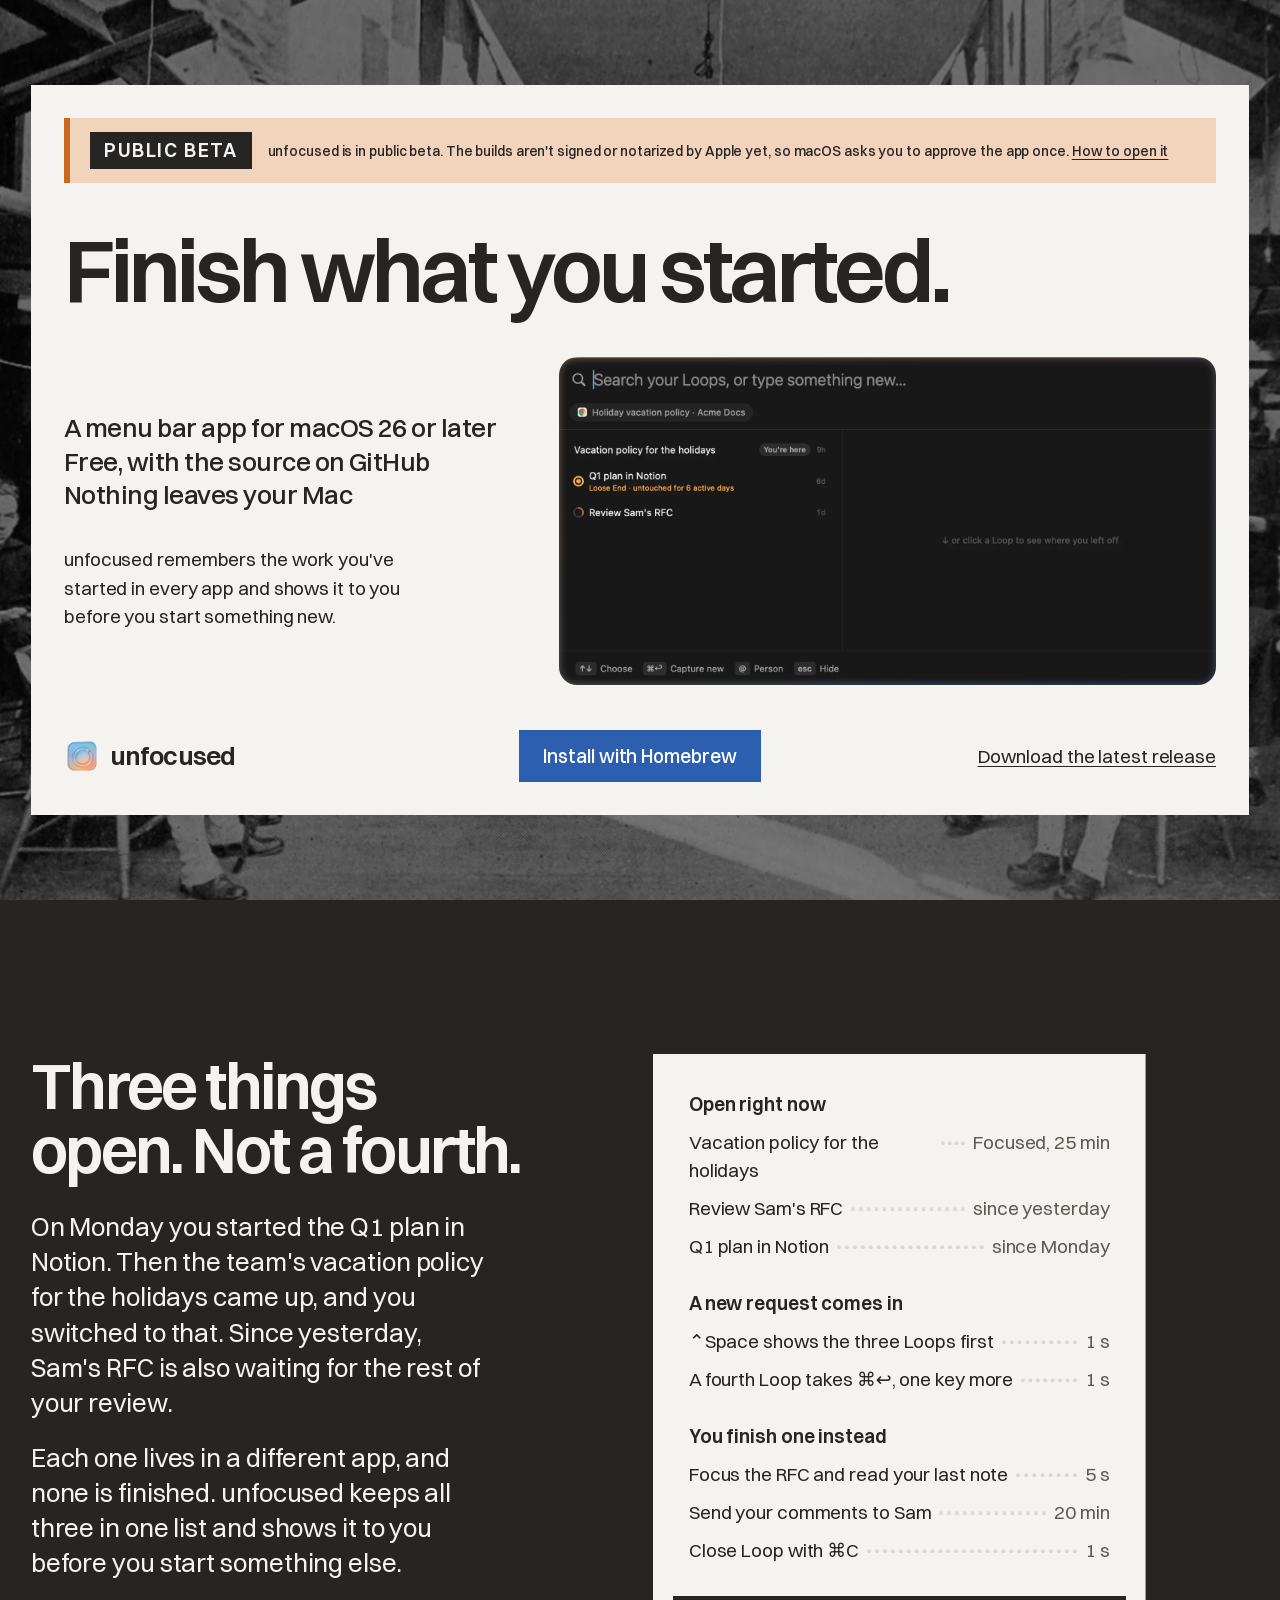
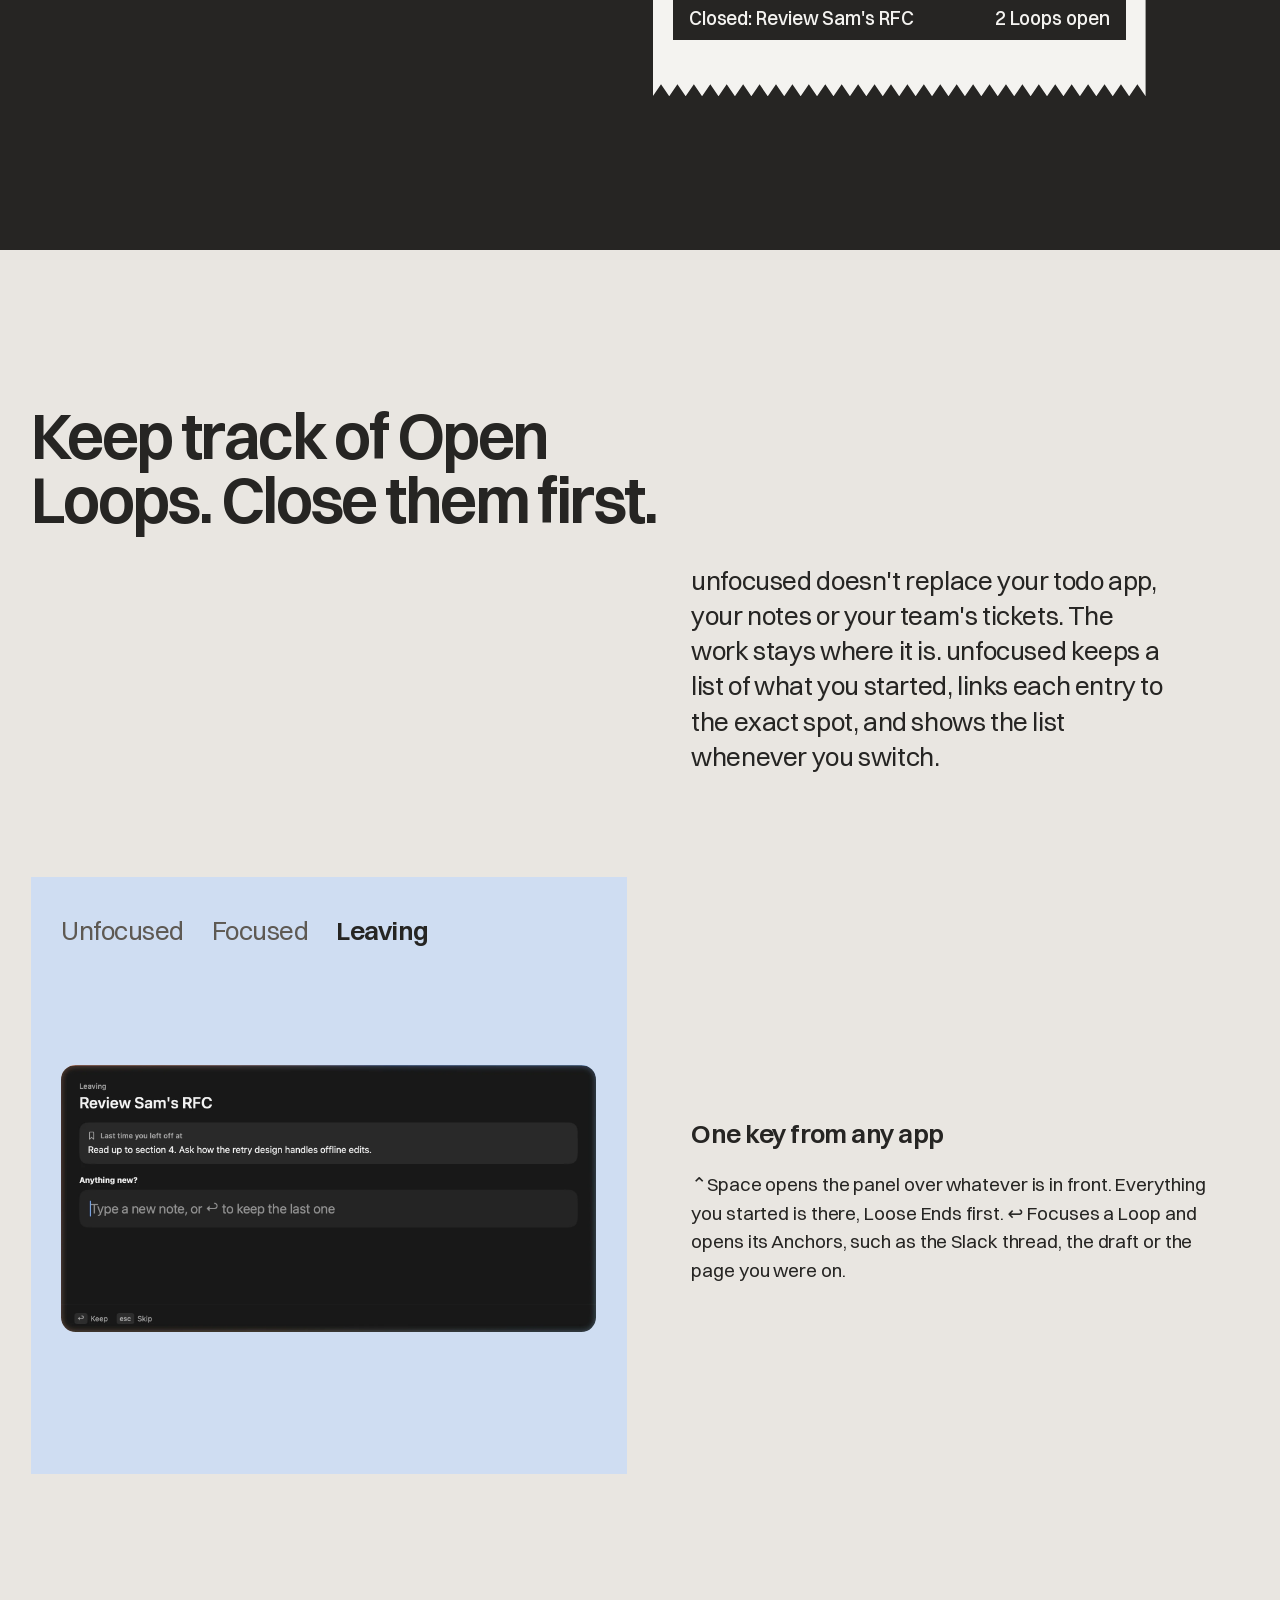
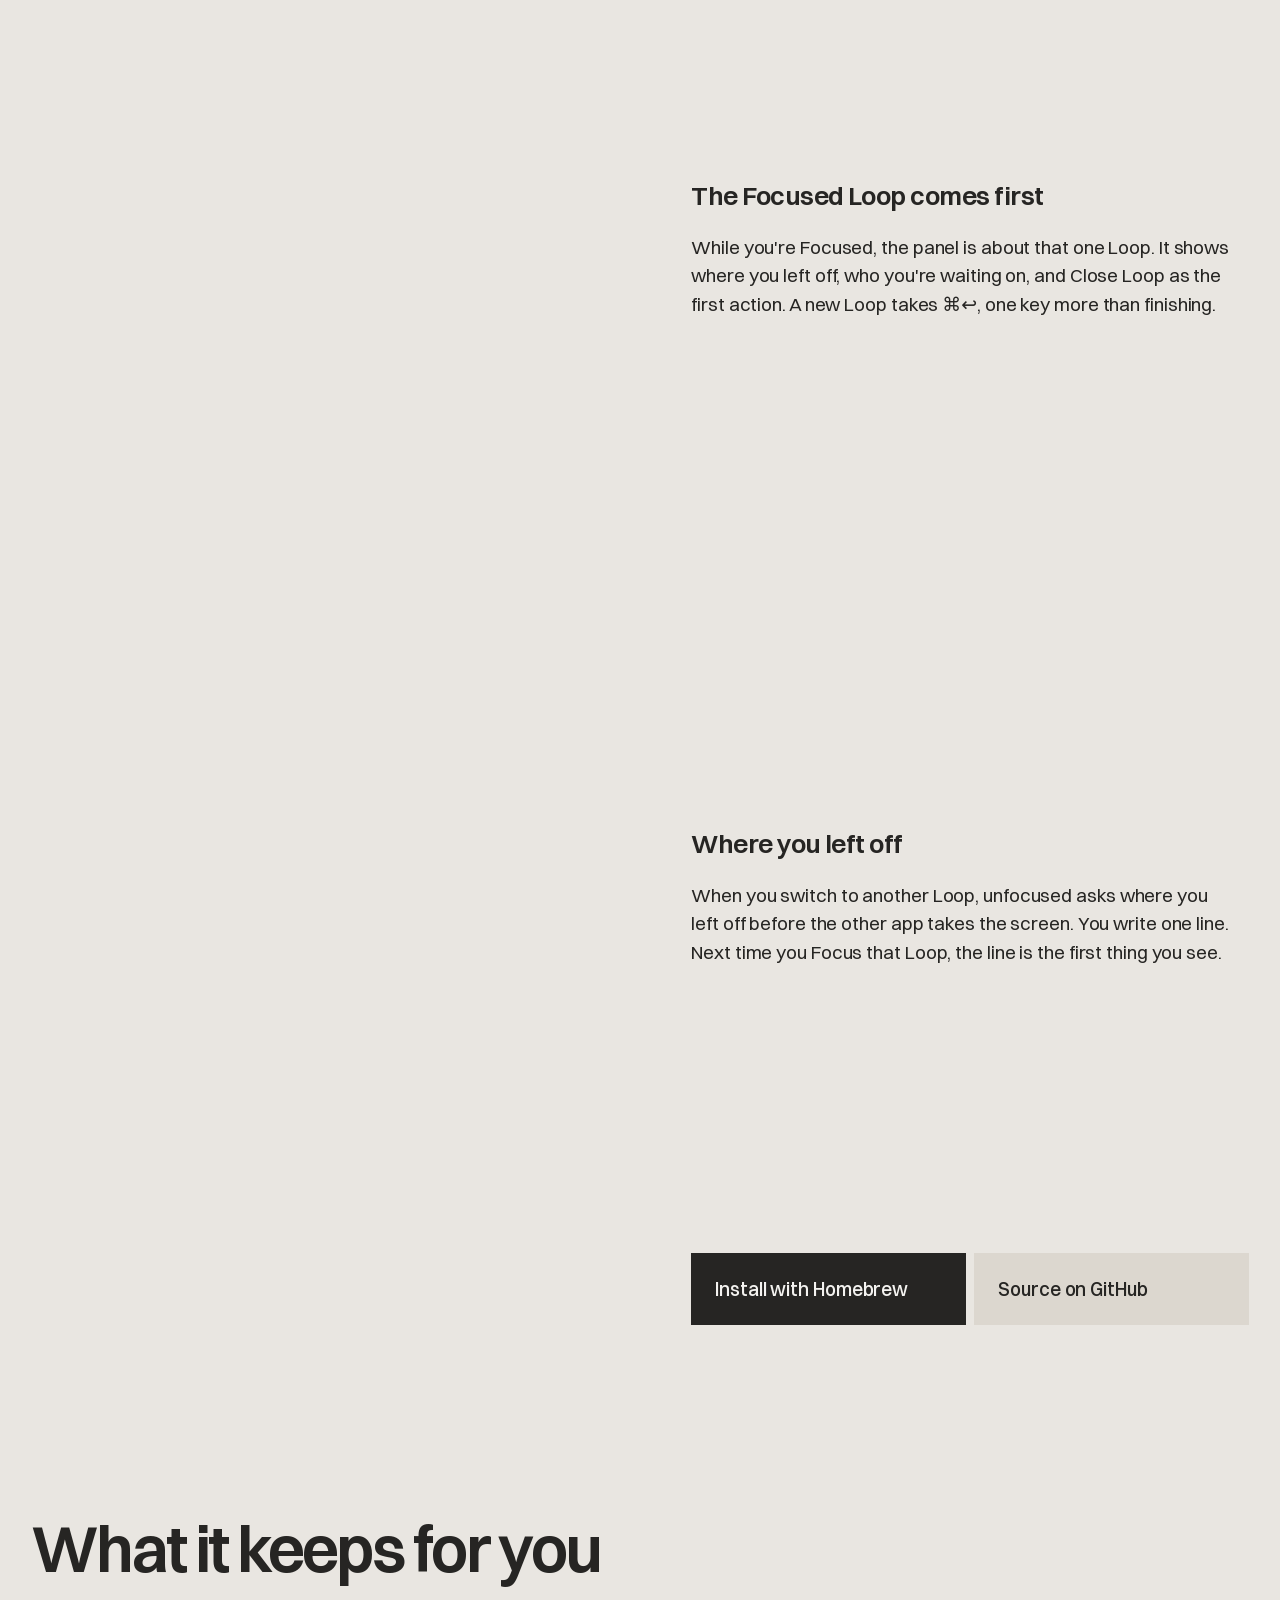
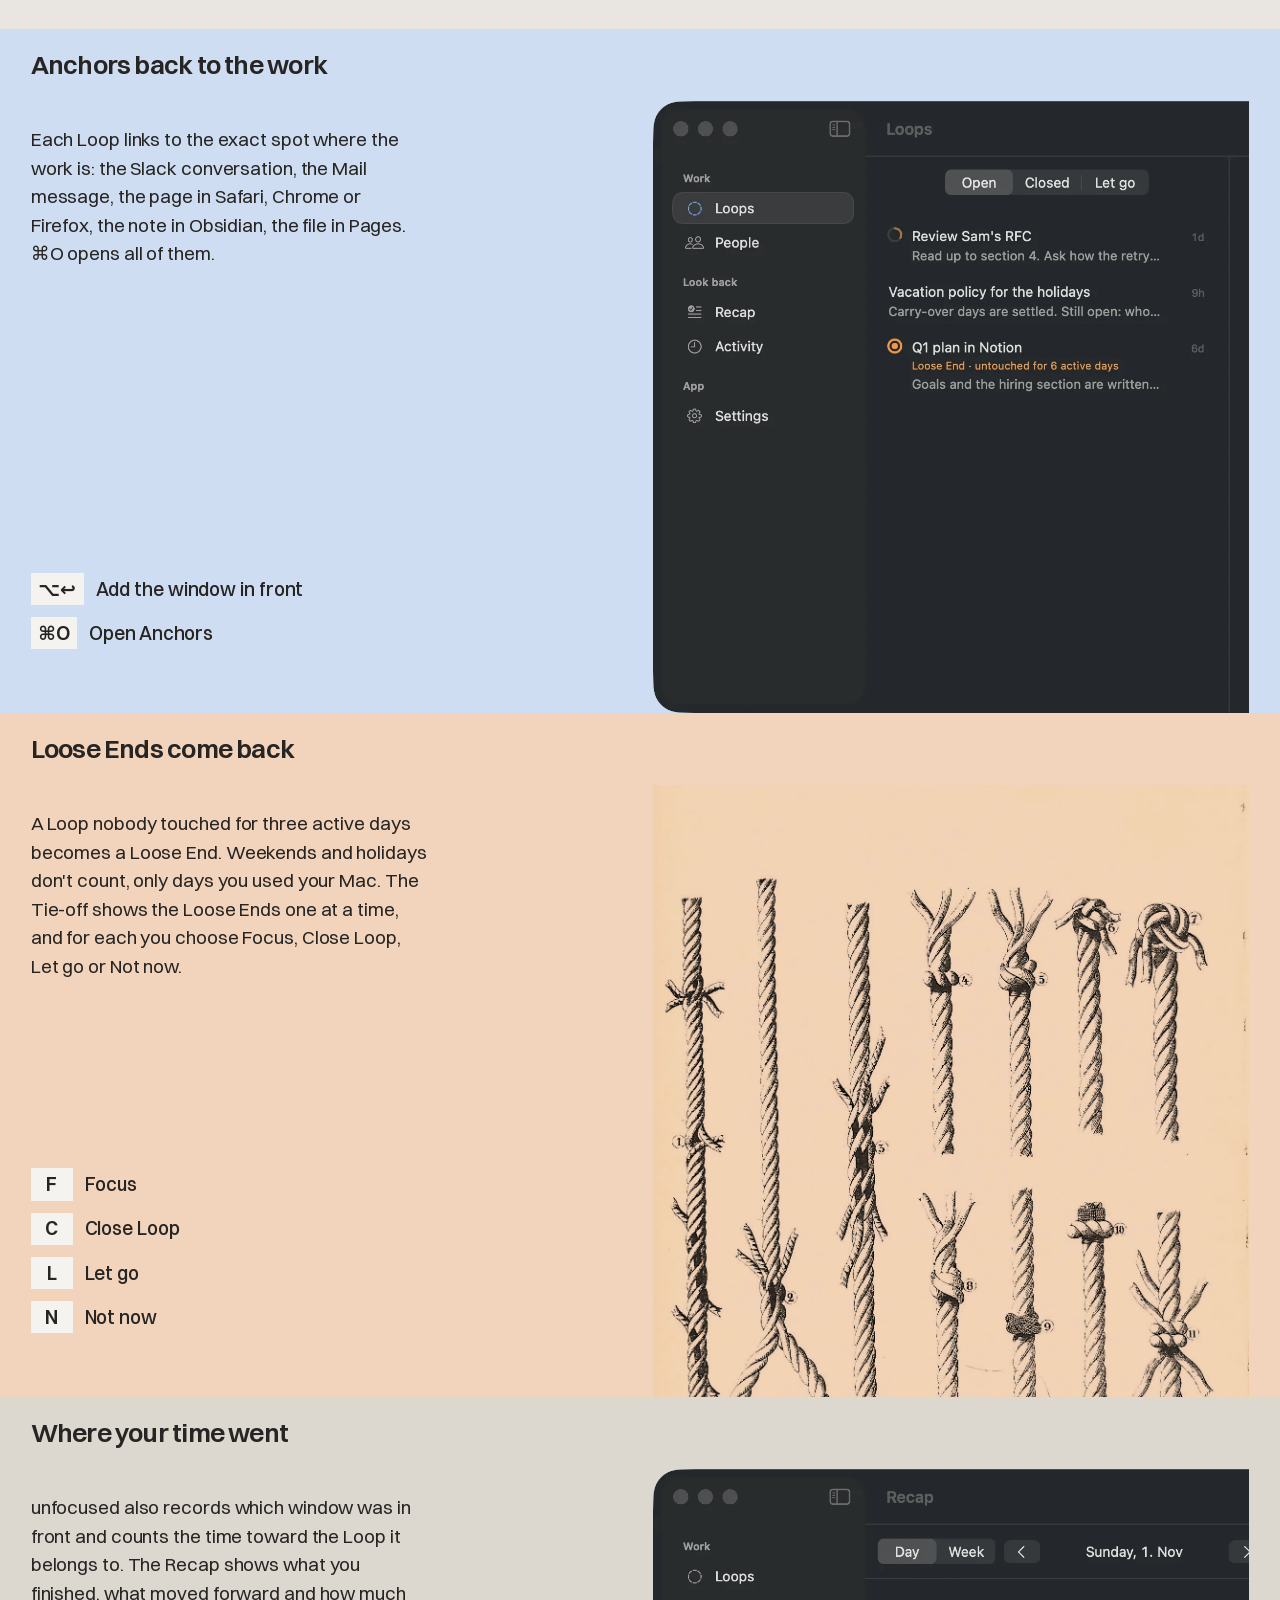
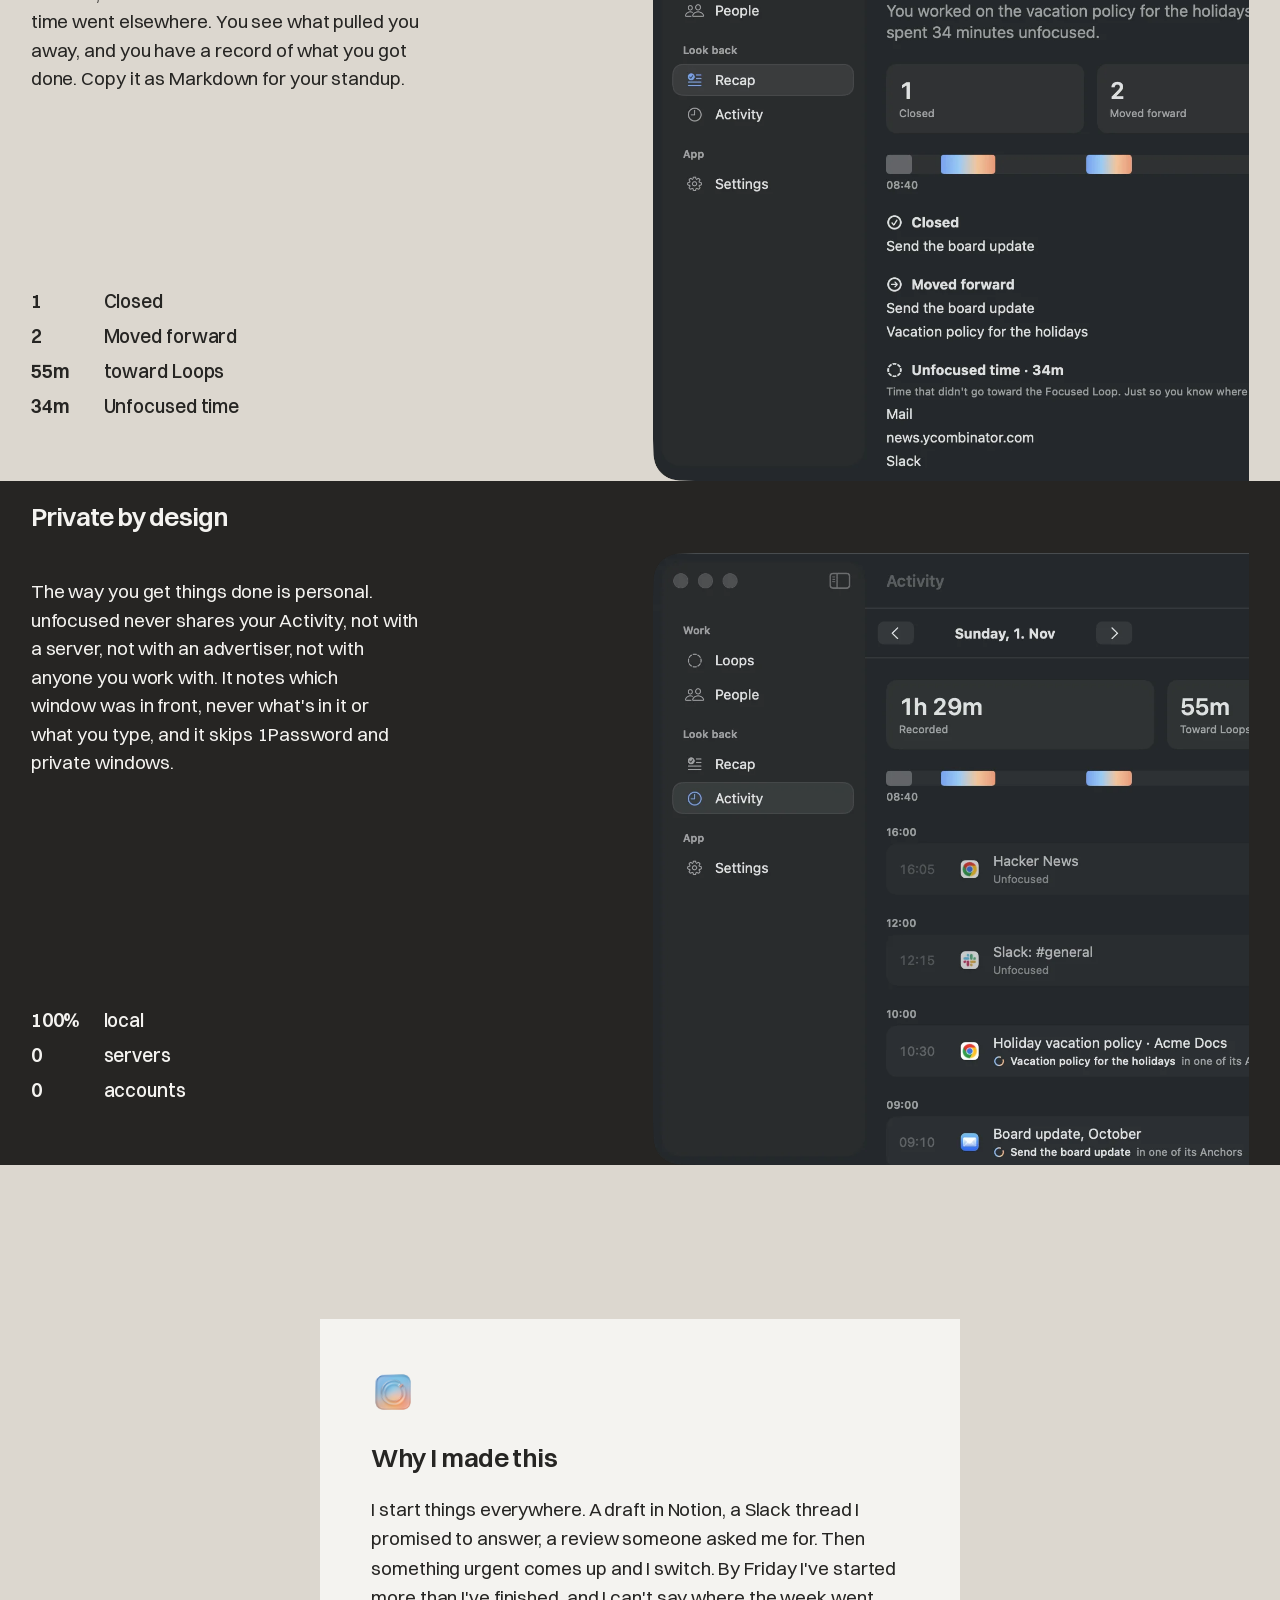
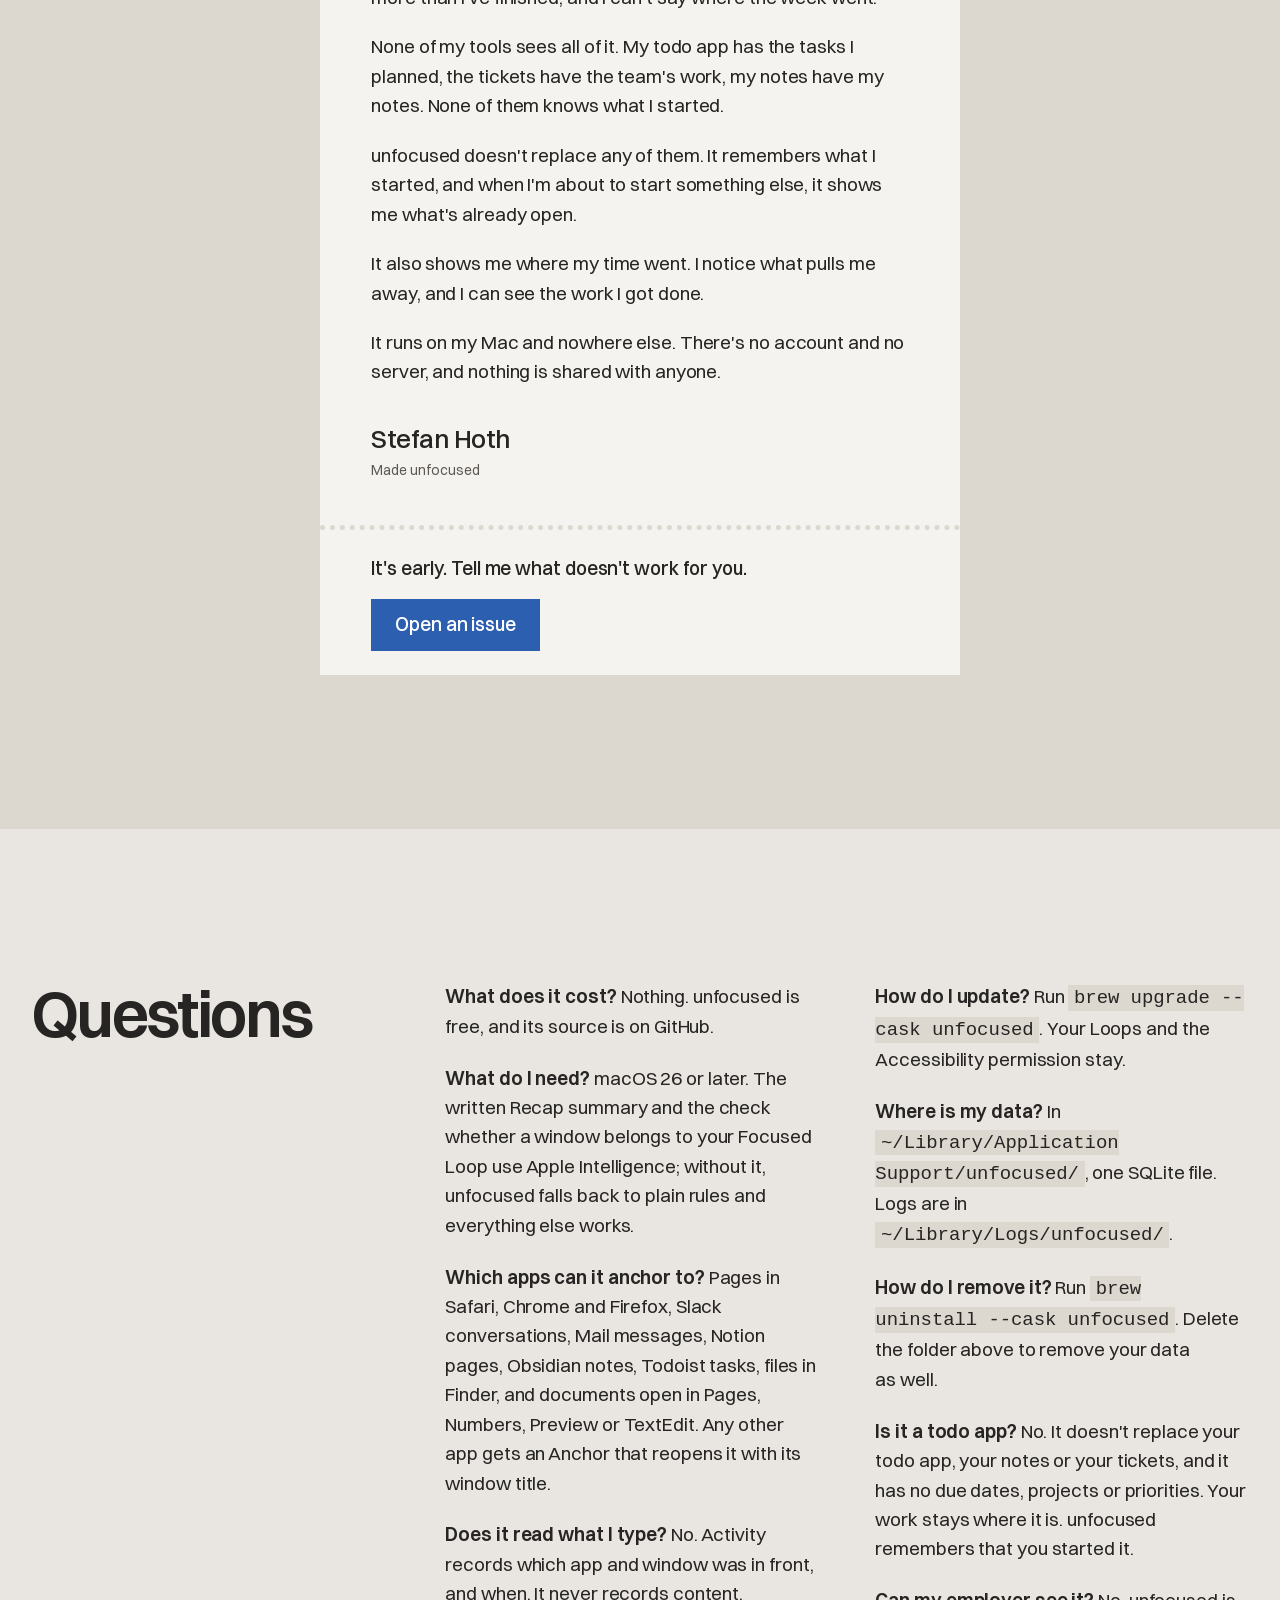
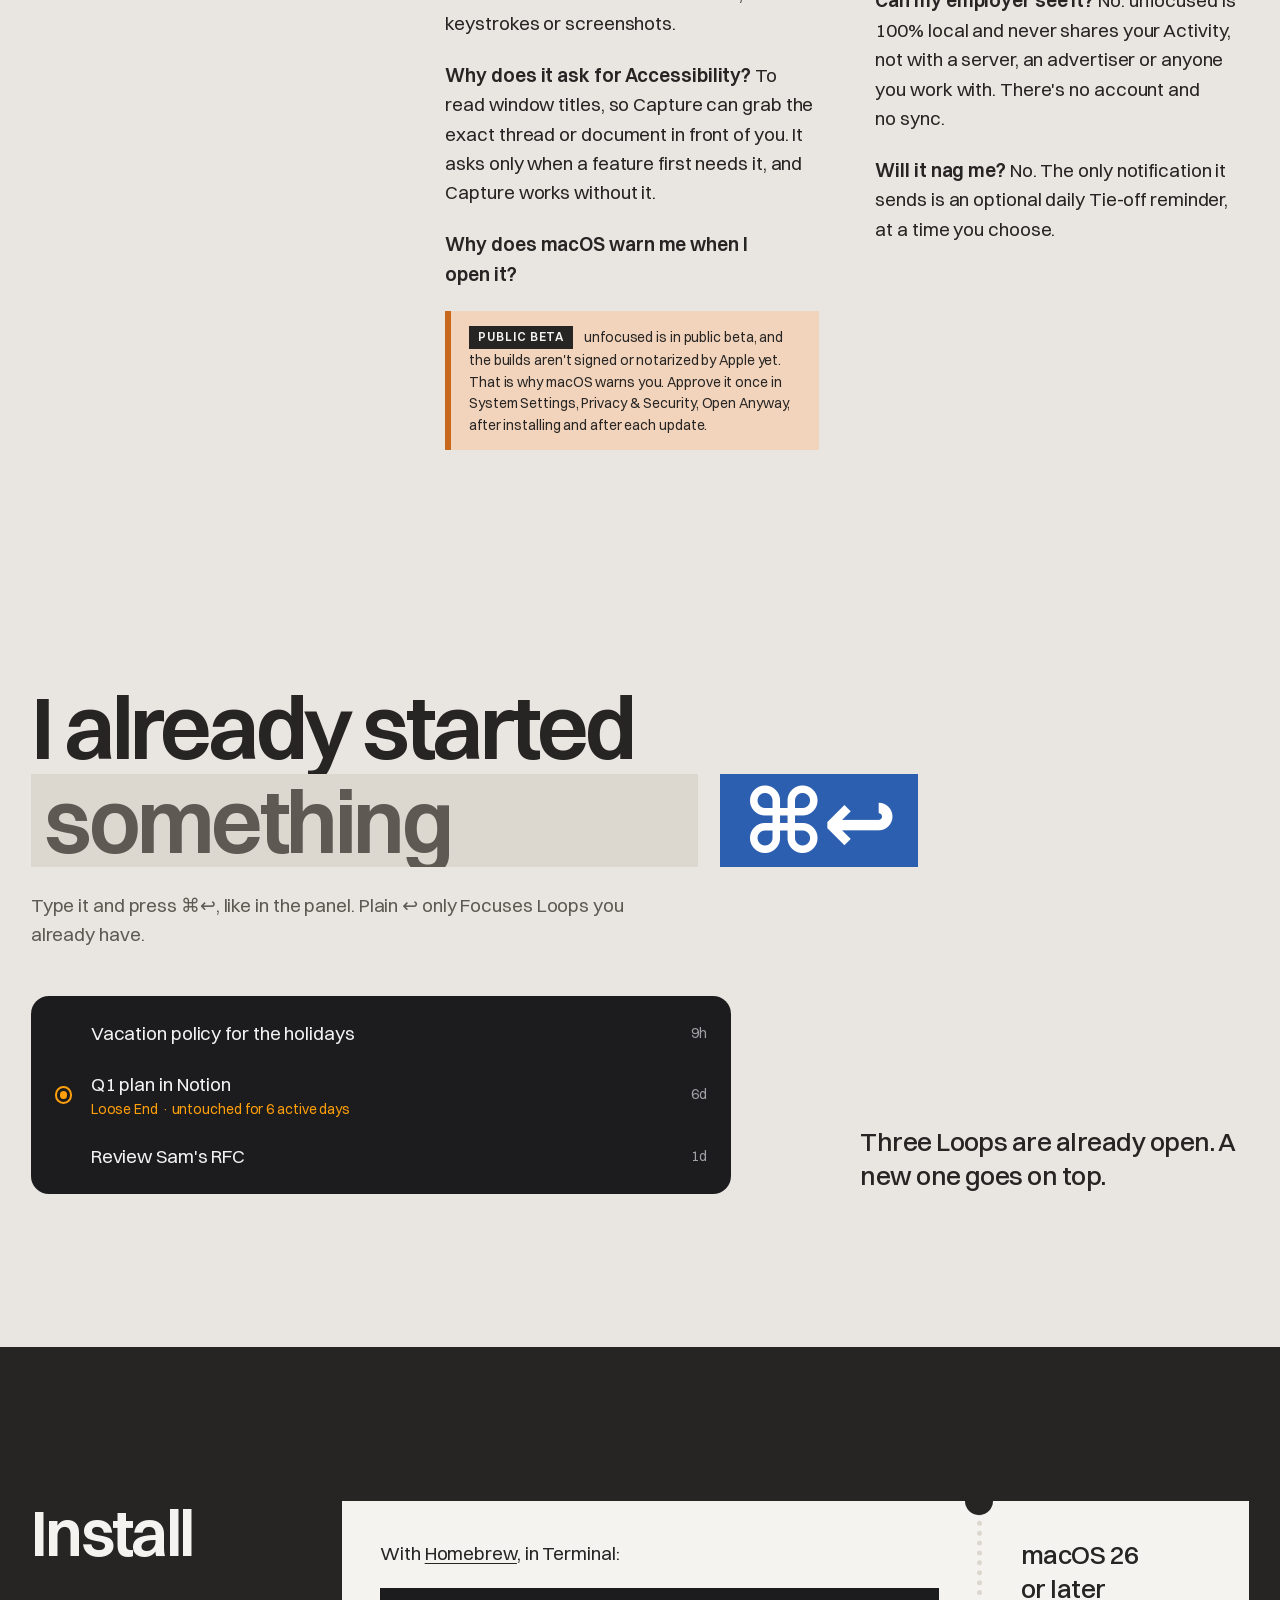
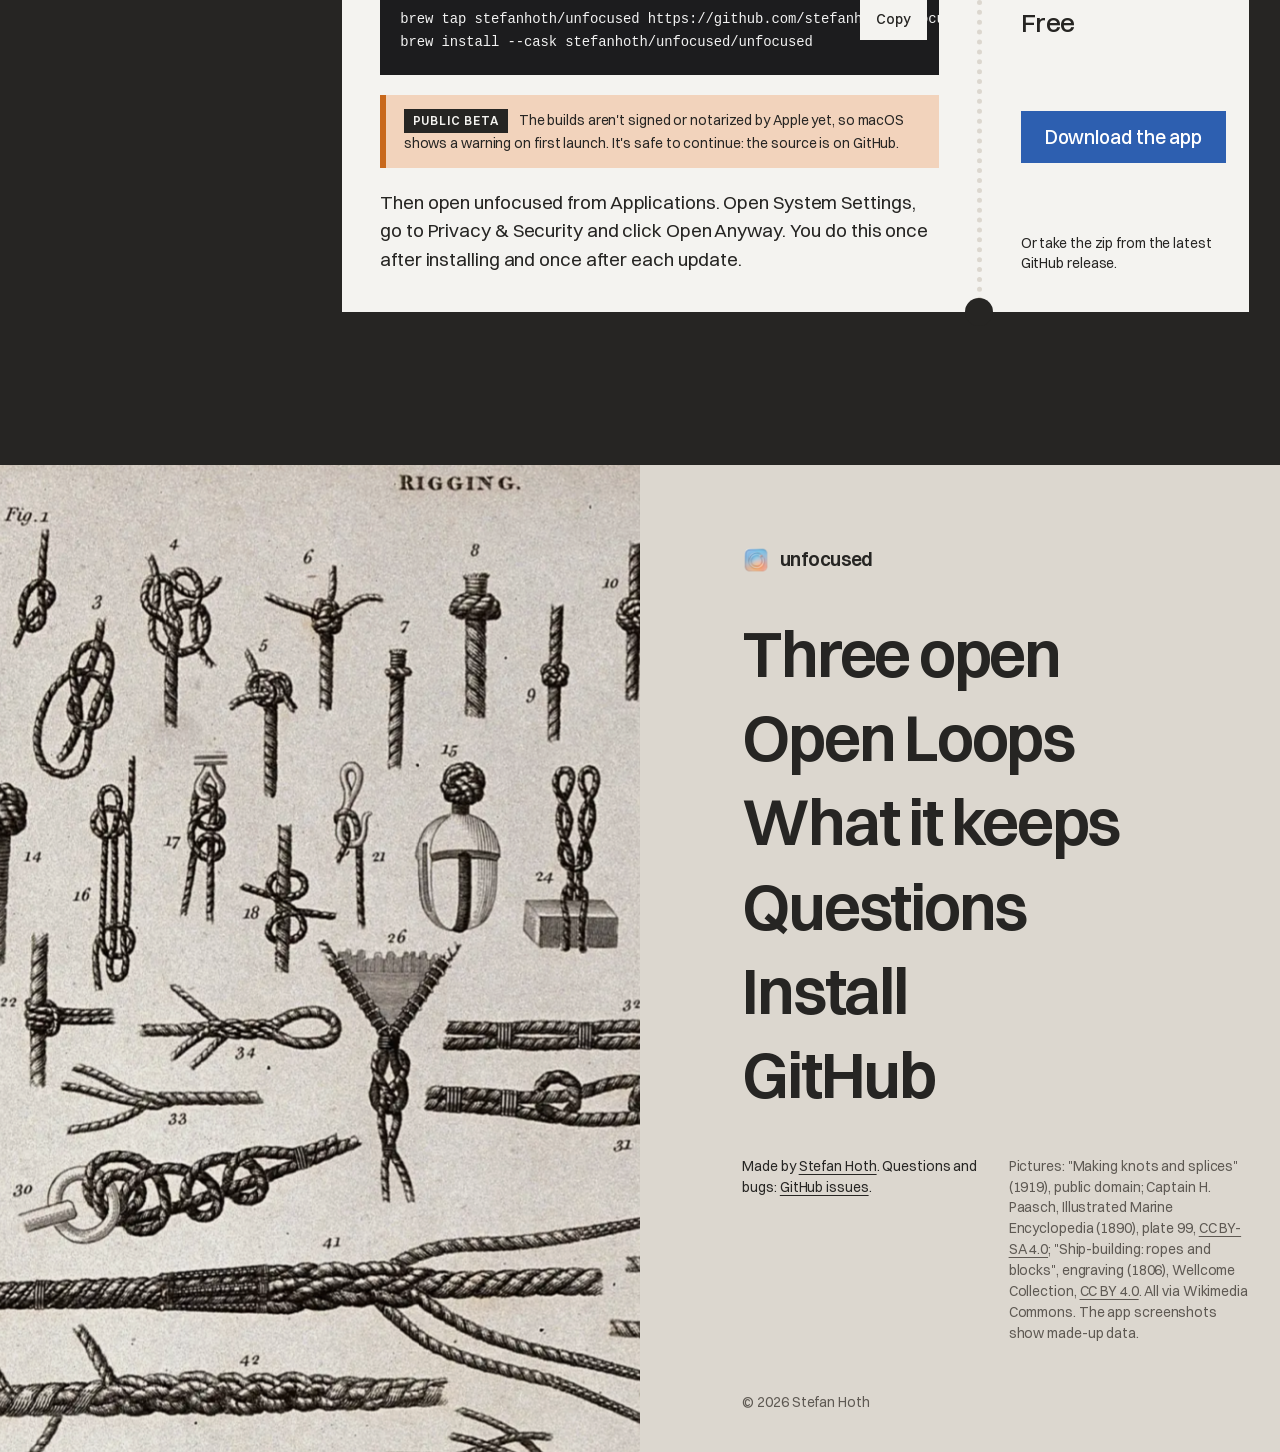
<file: site/public/index.html>
<!doctype html>
<html lang="en">
<head>
  <meta charset="utf-8">
  <meta name="viewport" content="width=device-width, initial-scale=1">
  <title>unfocused: finish what you started, on your Mac</title>
  <meta name="description" content="unfocused is a free menu bar app for macOS 26 or later. It remembers the work you've started in every app and shows it to you before you start something new. Nothing leaves your Mac.">
  <link rel="canonical" href="https://unfocused.stefanhoth.com/">
  <meta name="theme-color" content="#262523">
  <meta name="color-scheme" content="light">

  <meta property="og:type" content="website">
  <meta property="og:site_name" content="unfocused">
  <meta property="og:url" content="https://unfocused.stefanhoth.com/">
  <meta property="og:title" content="unfocused: finish what you started">
  <meta property="og:description" content="A menu bar app for macOS 26 or later that remembers the work you've already started, in every app, and puts it in front of you before you start something new.">
  <meta property="og:image" content="https://unfocused.stefanhoth.com/og.png">
  <meta property="og:image:width" content="1200">
  <meta property="og:image:height" content="630">
  <meta property="og:image:alt" content="The unfocused panel listing three Open Loops, next to the words Finish what you started.">
  <meta name="twitter:card" content="summary_large_image">
  <meta name="twitter:title" content="unfocused: finish what you started">
  <meta name="twitter:description" content="A menu bar app for macOS 26 or later that remembers the work you've already started and shows it to you before you start something new.">
  <meta name="twitter:image" content="https://unfocused.stefanhoth.com/og.png">

  <link rel="icon" type="image/png" href="favicon.png">
  <link rel="apple-touch-icon" href="apple-touch-icon.png">
  <link rel="preload" href="fonts/switzer-400.woff2" as="font" type="font/woff2" crossorigin>
  <link rel="preload" href="fonts/switzer-600.woff2" as="font" type="font/woff2" crossorigin>
  <link rel="stylesheet" href="styles.css">
  <script>document.documentElement.classList.add('js')</script>
</head>
<body>

<header class="hero" id="top">
  <img class="hero__room" src="img/knot-class-1919.webp" width="1800" height="1212" alt="A room of young sailors in 1919, each holding a length of rope, learning knots from an instructor.">
  <div class="hero__card">
    <p class="beta-banner" data-rise data-i="0"><span class="beta-badge">Public Beta</span><span>unfocused is in public beta. The builds aren't signed or notarized by Apple yet, so macOS asks you to approve the app once. <a class="link-plain" href="#install">How to open it</a></span></p>
    <h1 class="hero__title" data-rise data-i="0">
      <span>Finish what</span> <span>you</span> <span>started.</span>
    </h1>
    <div class="hero__body">
      <div class="hero__text" data-rise data-i="1">
        <p class="hero__facts">A menu bar app for macOS&nbsp;26 or&nbsp;later<br>Free, with the source on GitHub<br>Nothing leaves your Mac</p>
        <p class="hero__lede">unfocused remembers the work you've started in every app and shows it to you before you start something new.</p>
      </div>
      <figure class="hero__plate" data-rise data-i="2">
        <img src="img/panel.webp" width="1752" height="874" alt="The unfocused panel with three Open Loops: the vacation policy marked You're here, the Q1 plan in Notion as a Loose End, and Sam's RFC.">
      </figure>
    </div>
    <div class="hero__foot" data-rise data-i="3">
      <a class="wordmark" href="#top"><img src="img/app-icon.webp" width="36" height="36" alt="">unfocused</a>
      <a class="button" href="#install">Install with Homebrew</a>
      <a class="link-plain hero__download" href="https://github.com/stefanhoth/unfocused/releases/latest">Download the latest release</a>
    </div>
  </div>
</header>

<main>

<section class="week" id="three-open" aria-labelledby="three-open-title">
  <div class="week__intro" data-reveal>
    <h2 class="head" id="three-open-title">Three things open. Not a fourth.</h2>
    <p>On Monday you started the Q1 plan in Notion. Then the team's vacation policy for the holidays came up, and you switched to that. Since yesterday, Sam's RFC is also waiting for the rest of your review.</p>
    <p>Each one lives in a different app, and none is finished. unfocused keeps all three in one list and shows it to you before you start something else.</p>
  </div>
  <div class="slip" data-reveal>
    <h3>Open right now</h3>
    <ul>
      <li><span>Vacation policy for the holidays</span><span>Focused, 25 min</span></li>
      <li><span>Review Sam's RFC</span><span>since yesterday</span></li>
      <li><span>Q1 plan in Notion</span><span>since Monday</span></li>
    </ul>
    <h3>A new request comes in</h3>
    <ul>
      <li><span>⌃Space shows the three Loops first</span><span>1 s</span></li>
      <li><span>A fourth Loop takes ⌘↩, one key more</span><span>1 s</span></li>
    </ul>
    <h3>You finish one instead</h3>
    <ul>
      <li><span>Focus the RFC and read your last note</span><span>5 s</span></li>
      <li><span>Send your comments to Sam</span><span>20 min</span></li>
      <li><span>Close Loop with ⌘C</span><span>1 s</span></li>
    </ul>
    <p class="slip__total"><span>Closed: Review Sam's RFC</span><span>2 Loops open</span></p>
  </div>
</section>

<section class="showcase" id="open-loops" aria-labelledby="open-loops-title">
  <div class="showcase__intro" data-reveal>
    <h2 class="head showcase__title" id="open-loops-title">Keep track of Open Loops. Close them first.</h2>
    <p>unfocused doesn't replace your todo app, your notes or your team's tickets. The work stays where it is. unfocused keeps a list of what you started, links each entry to the exact spot, and shows the list whenever you switch.</p>
  </div>
  <div class="showcase__plate">
    <div class="tabs" role="tablist" aria-label="Panel states">
      <button role="tab" aria-selected="true" aria-controls="plate-img" data-step="0">Unfocused</button>
      <button role="tab" aria-selected="false" aria-controls="plate-img" data-step="1">Focused</button>
      <button role="tab" aria-selected="false" aria-controls="plate-img" data-step="2">Leaving</button>
    </div>
    <figure class="plate-frame">
      <img id="plate-img" src="img/panel.webp" width="1752" height="874" alt="The panel while unfocused: Open Loops, Loose Ends first.">
    </figure>
  </div>
  <div class="showcase__text">
    <div class="step" data-step="0" data-src="img/panel.webp" data-alt="The panel while unfocused: Open Loops, Loose Ends first.">
      <figure class="step__pic"><img src="img/panel.webp" width="1752" height="874" loading="lazy" alt="The panel while unfocused: Open Loops, Loose Ends first."></figure>
      <h3 class="lead strong">One key from any app</h3>
      <p>⌃Space opens the panel over whatever is in front. Everything you started is there, Loose Ends first. ↩ Focuses a Loop and opens its Anchors, such as the Slack thread, the draft or the page you were on.</p>
    </div>
    <div class="step" data-step="1" data-src="img/panel-focused.webp" data-alt="The panel while a Loop is Focused: its title, Where I left off, Close Loop as the first action.">
      <figure class="step__pic"><img src="img/panel-focused.webp" width="1752" height="874" loading="lazy" alt="The panel while a Loop is Focused: its title, Where I left off, Close Loop as the first action."></figure>
      <h3 class="lead strong">The Focused Loop comes first</h3>
      <p>While you're Focused, the panel is about that one Loop. It shows where you left off, who you're waiting on, and Close Loop as the first action. A new Loop takes ⌘↩, one key more than finishing.</p>
    </div>
    <div class="step" data-step="2" data-src="img/leaving.webp" data-alt="Where did you leave off? asked when leaving a Loop, with the last note shown.">
      <figure class="step__pic"><img src="img/leaving.webp" width="1752" height="874" loading="lazy" alt="Where did you leave off? asked when leaving a Loop, with the last note shown."></figure>
      <h3 class="lead strong">Where you left off</h3>
      <p>When you switch to another Loop, unfocused asks where you left off before the other app takes the screen. You write one line. Next time you Focus that Loop, the line is the first thing you see.</p>
    </div>
    <div class="showcase__actions">
      <a class="cell cell--ink" href="#install">Install with Homebrew</a>
      <a class="cell" href="https://github.com/stefanhoth/unfocused">Source on GitHub</a>
    </div>
  </div>
</section>

<section class="keeps" id="keeps" aria-labelledby="keeps-title">
  <h2 class="head keeps__title" id="keeps-title" data-reveal>What it keeps for you</h2>
  <div class="sheets">
    <article class="sheet sheet--sky" data-i="0">
      <h3 class="sheet__name">Anchors back to the work</h3>
      <p class="sheet__text">Each Loop links to the exact spot where the work is: the Slack conversation, the Mail message, the page in Safari, Chrome or Firefox, the note in Obsidian, the file in Pages. ⌘O opens all of them.</p>
      <p class="sheet__keys"><span><kbd>⌥↩</kbd> Add the window in front</span><span><kbd>⌘O</kbd> Open Anchors</span></p>
      <img class="sheet__pic" src="img/loops.webp" width="2062" height="1144" loading="lazy" alt="The Loops window: the three Open Loops with their last notes, the Q1 plan in Notion marked as a Loose End.">
    </article>
    <article class="sheet sheet--peach" data-i="1">
      <h3 class="sheet__name">Loose Ends come back</h3>
      <p class="sheet__text">A Loop nobody touched for three active days becomes a Loose End. Weekends and holidays don't count, only days you used your Mac. The Tie-off shows the Loose Ends one at a time, and for each you choose Focus, Close Loop, Let go or Not now.</p>
      <p class="sheet__keys"><span><kbd>F</kbd> Focus</span><span><kbd>C</kbd> Close Loop</span><span><kbd>L</kbd> Let go</span><span><kbd>N</kbd> Not now</span></p>
      <img class="sheet__pic sheet__pic--plate" src="img/plate-99-splices-and-knots.webp" width="1245" height="1664" loading="lazy" alt="Engraved plate from 1890 showing rope ends frayed, whipped, spliced and knotted.">
    </article>
    <article class="sheet sheet--stone" data-i="2">
      <h3 class="sheet__name">Where your time went</h3>
      <p class="sheet__text">unfocused also records which window was in front and counts the time toward the Loop it belongs to. The Recap shows what you finished, what moved forward and how much time went elsewhere. You see what pulled you away, and you have a record of what you got done. Copy it as Markdown for your standup.</p>
      <p class="sheet__keys"><span><b>1</b> Closed</span><span><b>2</b> Moved forward</span><span><b>55m</b> toward Loops</span><span><b>34m</b> Unfocused time</span></p>
      <img class="sheet__pic" src="img/recap.webp" width="2062" height="1144" loading="lazy" alt="The Recap for one day: a written summary, figures for Closed, Moved forward, Captured and Unfocused time, a timeline and the Loops by group.">
    </article>
    <article class="sheet sheet--ink" data-i="3">
      <h3 class="sheet__name">Private by design</h3>
      <p class="sheet__text">The way you get things done is personal. unfocused never shares your Activity, not with a server, not with an advertiser, not with anyone you work with. It notes which window was in front, never what's in it or what you type, and it skips 1Password and private windows.</p>
      <p class="sheet__keys"><span><b>100%</b> local</span><span><b>0</b> servers</span><span><b>0</b> accounts</span></p>
      <img class="sheet__pic" src="img/activity.webp" width="2062" height="1144" loading="lazy" alt="The Activity view: time recorded, time toward Loops, Unfocused time, and the day's windows grouped by hour.">
    </article>
  </div>
</section>

<section class="letter-wrap" id="why" aria-labelledby="why-title">
  <article class="letter" data-reveal>
    <img class="letter__icon" src="img/app-icon.webp" width="44" height="44" alt="">
    <h2 class="lead strong" id="why-title">Why I made this</h2>
    <p>I start things everywhere. A draft in Notion, a Slack thread I promised to answer, a review someone asked me for. Then something urgent comes up and I switch. By Friday I've started more than I've finished, and I can't say where the week went.</p>
    <p>None of my tools sees all of it. My todo app has the tasks I planned, the tickets have the team's work, my notes have my notes. None of them knows what I started.</p>
    <p>unfocused doesn't replace any of them. It remembers what I started, and when I'm about to start something else, it shows me what's already open.</p>
    <p>It also shows me where my time went. I notice what pulls me away, and I can see the work I got done.</p>
    <p>It runs on my Mac and nowhere else. There's no account and no server, and nothing is shared with anyone.</p>
    <p class="letter__sign">Stefan Hoth<span>Made unfocused</span></p>
    <div class="letter__stub">
      <p>It's early. Tell me what doesn't work for you.</p>
      <a class="button" href="https://github.com/stefanhoth/unfocused/issues">Open an issue</a>
    </div>
  </article>
</section>

<section class="faq" id="questions" aria-labelledby="questions-title">
  <h2 class="head" id="questions-title" data-reveal>Questions</h2>
  <div class="faq__text" data-reveal>
    <p><b>What does it cost?</b> Nothing. unfocused is free, and its source is on GitHub.</p>
    <p><b>What do I need?</b> macOS 26 or later. The written Recap summary and the check whether a window belongs to your Focused Loop use Apple Intelligence; without it, unfocused falls back to plain rules and everything else works.</p>
    <p><b>Which apps can it anchor to?</b> Pages in Safari, Chrome and Firefox, Slack conversations, Mail messages, Notion pages, Obsidian notes, Todoist tasks, files in Finder, and documents open in Pages, Numbers, Preview or TextEdit. Any other app gets an Anchor that reopens it with its window title.</p>
    <p><b>Does it read what I type?</b> No. Activity records which app and window was in front, and when. It never records content, keystrokes or screenshots.</p>
    <p><b>Why does it ask for Accessibility?</b> To read window titles, so Capture can grab the exact thread or document in front of you. It asks only when a feature first needs it, and Capture works without it.</p>
    <div class="faq__item"><p><b>Why does macOS warn me when I open it?</b></p>
    <p class="notice"><span class="beta-badge">Public Beta</span> unfocused is in public beta, and the builds aren't signed or notarized by Apple yet. That is why macOS warns you. Approve it once in System Settings, Privacy &amp; Security, Open Anyway, after installing and after each update.</p></div>
    <p><b>How do I update?</b> Run <code>brew upgrade --cask unfocused</code>. Your Loops and the Accessibility permission stay.</p>
    <p><b>Where is my data?</b> In <code>~/Library/Application Support/unfocused/</code>, one SQLite file. Logs are in <code>~/Library/Logs/unfocused/</code>.</p>
    <p><b>How do I remove it?</b> Run <code>brew uninstall --cask unfocused</code>. Delete the folder above to remove your data as well.</p>
    <p><b>Is it a todo app?</b> No. It doesn't replace your todo app, your notes or your tickets, and it has no due dates, projects or priorities. Your work stays where it is. unfocused remembers that you started it.</p>
    <p><b>Can my employer see it?</b> No. unfocused is 100% local and never shares your Activity, not with a server, an advertiser or anyone you work with. There's no account and no sync.</p>
    <p><b>Will it nag me?</b> No. The only notification it sends is an optional daily Tie-off reminder, at a time you choose.</p>
  </div>
</section>

<section class="capture" id="try" aria-labelledby="try-title">
  <form class="capture__sentence" id="capture-form" autocomplete="off">
    <div class="capture__title">
      <h2 id="try-title">I already started</h2>
      <label class="sr-only" for="capture-input">Something you already started</label>
      <input id="capture-input" name="loop" type="text" placeholder="something" maxlength="60" aria-describedby="capture-hint">
      <button type="submit" class="capture__key" aria-label="Capture with Command Return">⌘↩</button>
    </div>
    <p class="capture__hint" id="capture-hint">Type it and press ⌘↩, like in the panel. Plain ↩ only Focuses Loops you already have.</p>
  </form>
  <div class="mini" data-ui aria-live="polite">
    <ul class="mini__list" id="mini-list">
      <li class="mini__row"><span class="ring" aria-hidden="true"></span><span class="mini__title">Vacation policy for the holidays</span><span class="mini__age">9h</span></li>
      <li class="mini__row mini__row--loose"><span class="ring ring--loose" aria-hidden="true"></span><span class="mini__title">Q1 plan in Notion<small>Loose End · untouched for 6 active days</small></span><span class="mini__age">6d</span></li>
      <li class="mini__row"><span class="ring" aria-hidden="true"></span><span class="mini__title">Review Sam's RFC</span><span class="mini__age">1d</span></li>
    </ul>
    <p class="mini__note" id="mini-note">Three Loops are already open. A new one goes on top.</p>
  </div>
</section>

<section class="install" id="install" aria-labelledby="install-title">
  <h2 class="head" id="install-title">Install</h2>
  <div class="ticket">
    <div class="ticket__main">
      <p>With <a class="link-plain" href="https://brew.sh">Homebrew</a>, in Terminal:</p>
      <div class="cmd">
        <pre><code id="cmd-install">brew tap stefanhoth/unfocused https://github.com/stefanhoth/unfocused
brew install --cask stefanhoth/unfocused/unfocused</code></pre>
        <button class="copy" type="button" data-copy="cmd-install">Copy</button>
      </div>
      <p class="notice"><span class="beta-badge">Public Beta</span> The builds aren't signed or notarized by Apple yet, so macOS shows a warning on first launch. It's safe to continue: the source is on GitHub.</p>
      <p class="ticket__then">Then open unfocused from Applications. Open System Settings, go to Privacy &amp; Security and click Open Anyway. You do this once after installing and once after each update.</p>
    </div>
    <div class="ticket__stub">
      <p class="ticket__req">macOS 26 or later<br>Free</p>
      <a class="button" href="https://github.com/stefanhoth/unfocused/releases/latest">Download the app</a>
      <p class="small">Or take the zip from the latest GitHub release.</p>
    </div>
  </div>
</section>

</main>

<footer class="foot" aria-labelledby="foot-title">
  <figure class="foot__pic">
    <img src="img/rigging-plate-1806.webp" width="1400" height="1819" loading="lazy" alt="Detail of an 1806 engraving of rigging: knots, bends, splices and seizings, numbered.">
  </figure>
  <div class="foot__side">
    <a class="wordmark wordmark--small" href="#top"><img src="img/app-icon.webp" width="28" height="28" alt="">unfocused</a>
    <h2 class="sr-only" id="foot-title">More</h2>
    <nav class="foot__menu" aria-label="Sections">
      <a href="#three-open">Three open</a>
      <a href="#open-loops">Open Loops</a>
      <a href="#keeps">What it keeps</a>
      <a href="#questions">Questions</a>
      <a href="#install">Install</a>
      <a href="https://github.com/stefanhoth/unfocused">GitHub</a>
    </nav>
    <div class="foot__blocks">
      <p>Made by <a class="link-plain" href="https://stefanhoth.com">Stefan Hoth</a>. Questions and bugs: <a class="link-plain" href="https://github.com/stefanhoth/unfocused/issues">GitHub issues</a>.</p>
      <p class="foot__credits">Pictures: "Making knots and splices" (1919), public domain; Captain H. Paasch, Illustrated Marine Encyclopedia (1890), plate 99, <a class="link-plain" href="https://commons.wikimedia.org/wiki/File:Paasch_Illus_Mar_Ency_1890_pl_99_-_Splices_and_Knots.jpg">CC BY-SA 4.0</a>; "Ship-building: ropes and blocks", engraving (1806), Wellcome Collection, <a class="link-plain" href="https://commons.wikimedia.org/wiki/File:Ship-building;_ropes_and_blocks._Engraving._Wellcome_V0024359EL.jpg">CC BY 4.0</a>. All via Wikimedia Commons. The app screenshots show made-up data.</p>
    </div>
    <p class="foot__legal">© 2026 Stefan Hoth</p>
  </div>
</footer>

<script src="main.js" defer></script>
</body>
</html>
</file>
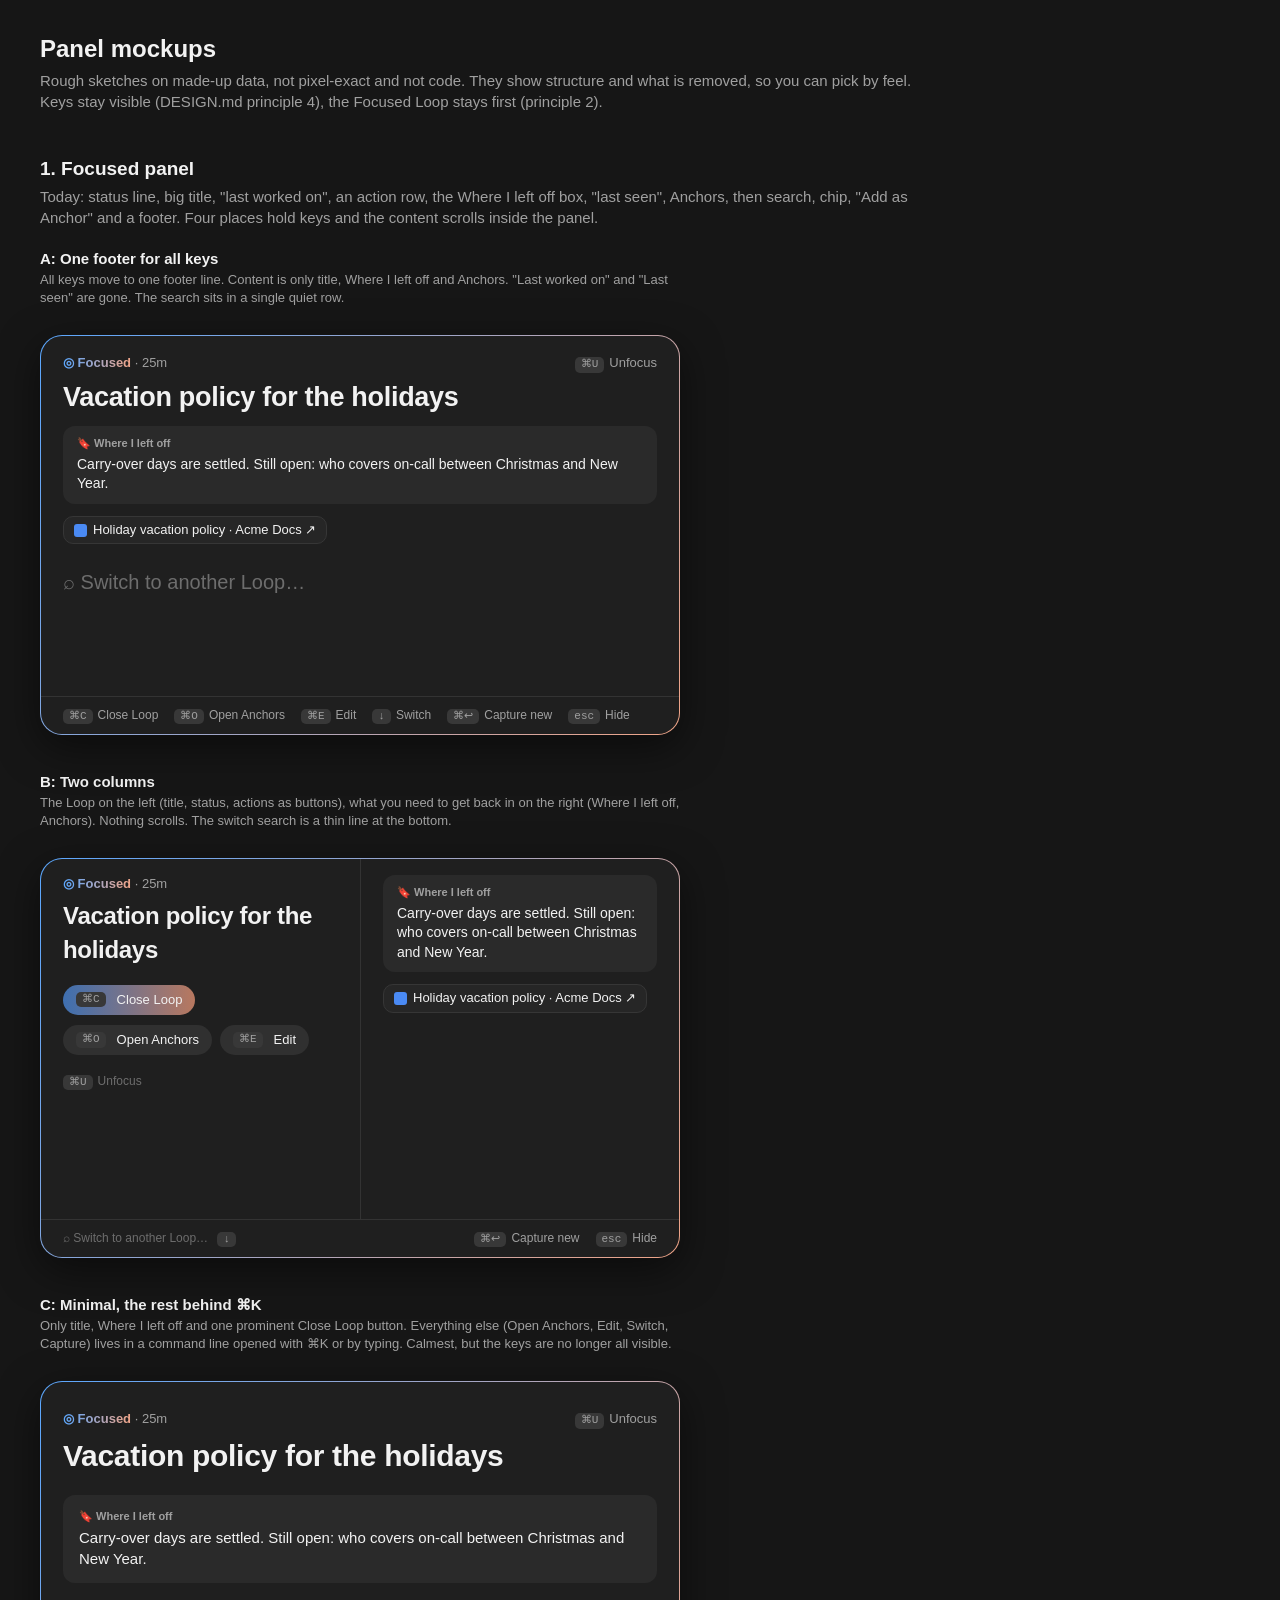
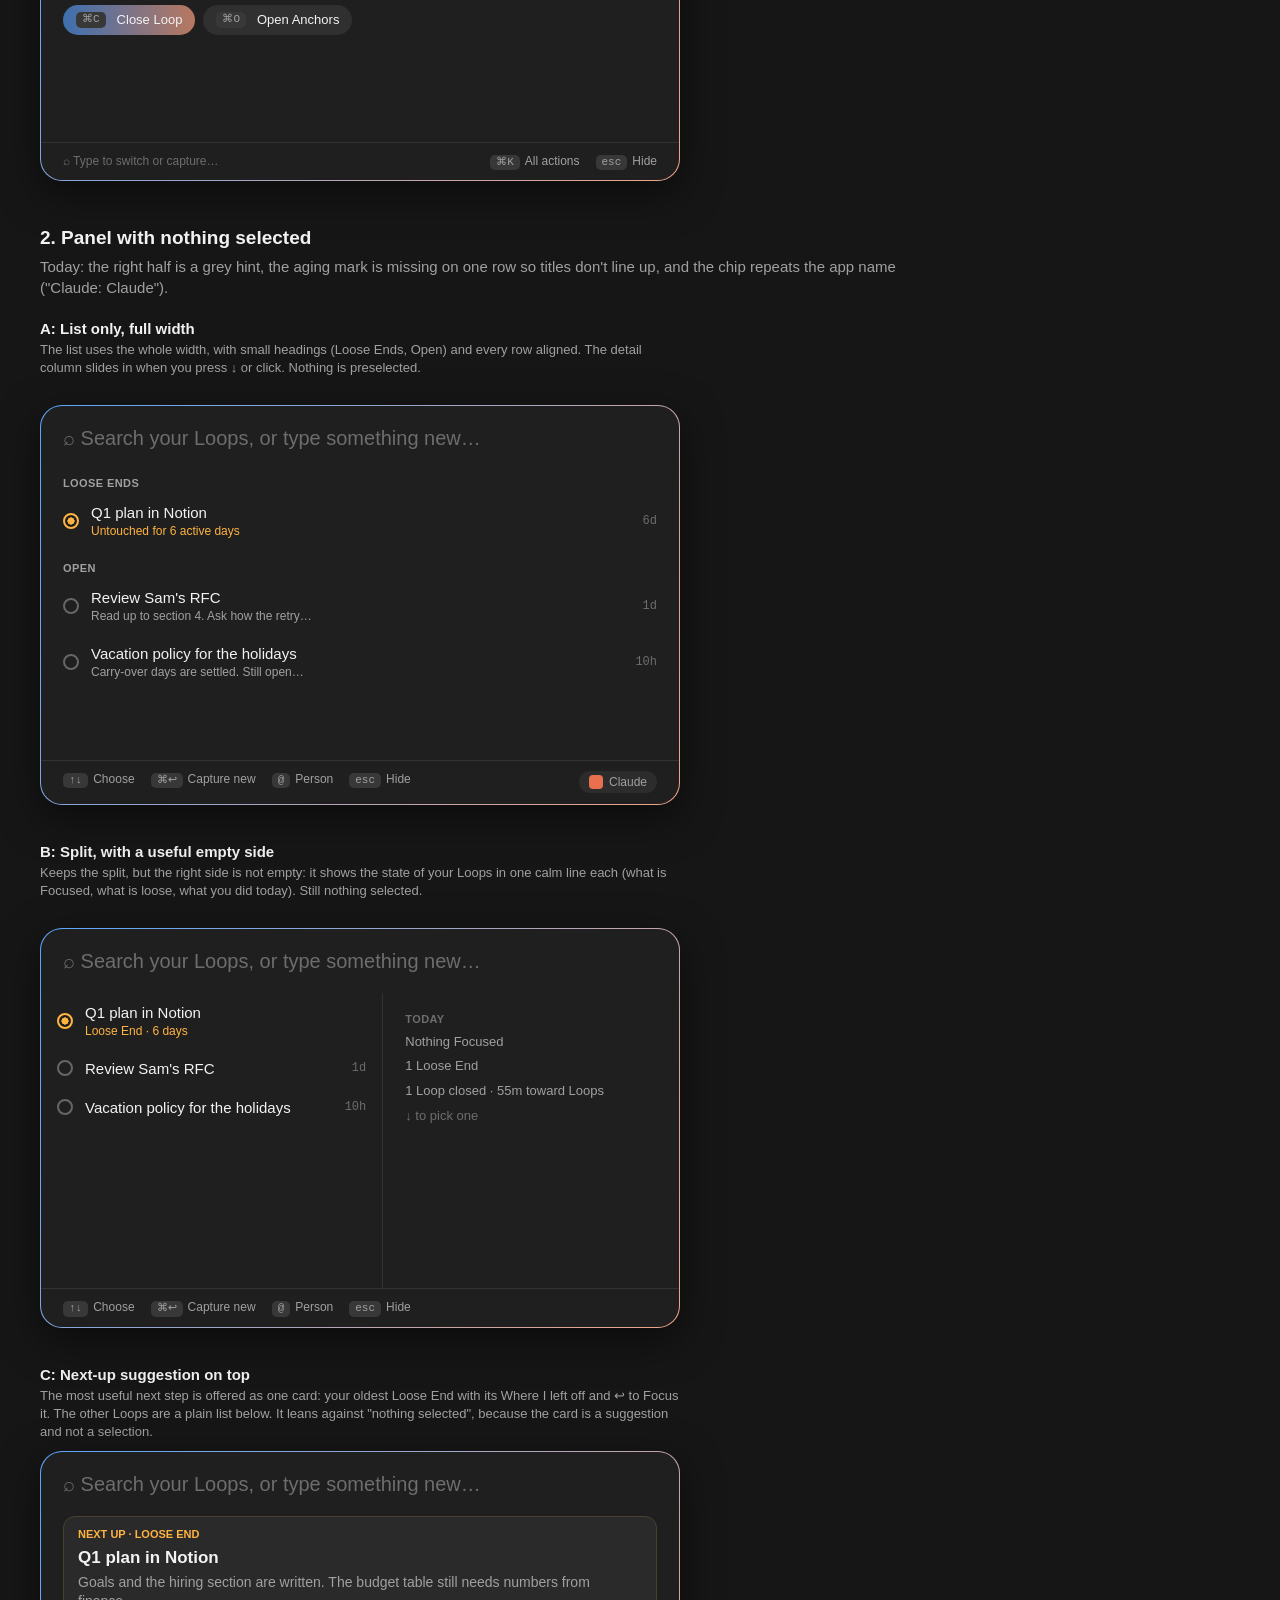
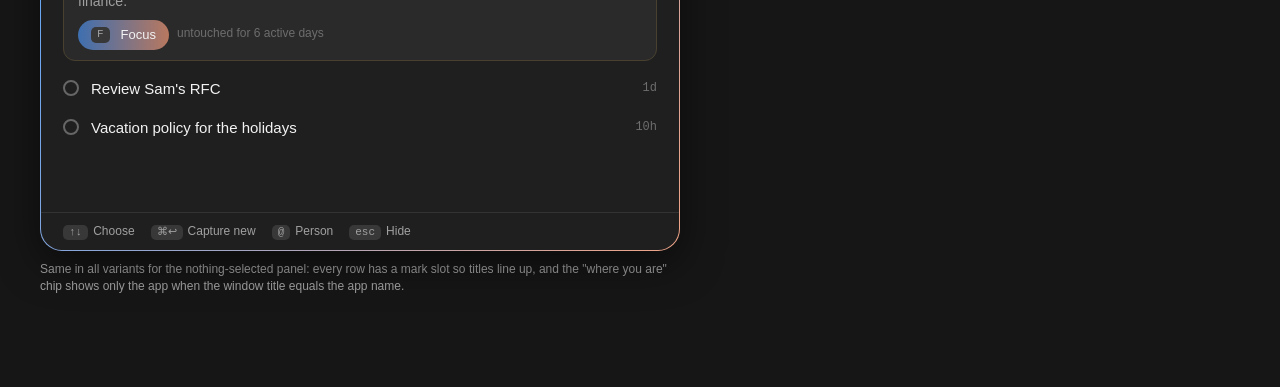
<file: docs/prototypes/mockups.html>
<!doctype html>
<html lang="en"><meta charset="utf-8"><title>unfocused panel mockups</title>
<style>
:root{--bg:#161616;--panel:#1f1f1f;--card:#2a2a2a;--t1:#f2f2f2;--t2:#a0a0a0;--t3:#6d6d6d;--key:#383838;--orange:#ffb340;--blue:#5aa7ff;--peach:#f0a487}
*{box-sizing:border-box}
body{margin:0;padding:32px 40px 80px;background:var(--bg);color:var(--t1);font:15px/1.4 -apple-system,BlinkMacSystemFont,"SF Pro Text",sans-serif}
h1{font-size:24px;margin:0 0 4px}h2{font-size:19px;margin:44px 0 4px}
.sub{color:var(--t2);margin:0 0 20px;max-width:900px}
.row{display:flex;flex-wrap:wrap;gap:36px}
.v{width:640px}
.v h3{font-size:15px;margin:0 0 2px}.v p{margin:0 0 10px;color:var(--t2);font-size:13px;min-height:54px}
.panel{position:relative;width:640px;min-height:400px;background:var(--panel);border-radius:22px;border:1.5px solid transparent;
 background:linear-gradient(var(--panel),var(--panel)) padding-box,linear-gradient(120deg,var(--blue),var(--peach)) border-box;box-shadow:0 12px 40px rgba(0,0,0,.5);overflow:hidden;display:flex;flex-direction:column}
.pad{padding:18px 22px}
.search{display:flex;align-items:center;gap:10px;font-size:20px;color:var(--t3)}
.chip{display:inline-flex;align-items:center;gap:6px;background:#2c2c2c;border-radius:14px;padding:3px 10px;font-size:12px;color:var(--t2)}
.dot{width:14px;height:14px;border-radius:4px;background:#e8704f;display:inline-block}
.k{display:inline-block;background:var(--key);border-radius:5px;padding:0 6px;font-size:11px;color:var(--t2);margin-right:5px;font-family:ui-monospace,Menlo,monospace}
.hint{color:var(--t2);font-size:12px;margin-right:14px;white-space:nowrap}
.foot{margin-top:auto;border-top:1px solid #333;padding:10px 22px;display:flex;flex-wrap:wrap;gap:2px}
.grad{background:linear-gradient(90deg,var(--blue),var(--peach));-webkit-background-clip:text;color:transparent;font-weight:600}
.title{font-size:27px;font-weight:650;margin:2px 0 10px;letter-spacing:-.3px}
.box{background:var(--card);border-radius:12px;padding:10px 14px;font-size:14px}
.box small{display:block;color:var(--t2);font-size:11px;font-weight:600;margin-bottom:3px}
.top{display:flex;justify-content:space-between;align-items:center;font-size:13px;color:var(--t2);margin-bottom:6px}
.anch{display:flex;gap:8px;margin-top:12px;flex-wrap:wrap}
.anch span{display:inline-flex;align-items:center;gap:6px;font-size:13px;background:#262626;border:1px solid #363636;border-radius:10px;padding:4px 10px}
.ico{width:13px;height:13px;border-radius:3px;display:inline-block}
.list .r{display:flex;align-items:center;gap:12px;padding:9px 12px;border-radius:10px}
.list .r.sel{background:#303030;border:1px solid #444}
.mark{width:16px;height:16px;border-radius:50%;border:2px solid #666;flex:none}
.mark.le{border-color:var(--orange);background:radial-gradient(var(--orange) 40%,transparent 45%)}
.mark.none{border-color:transparent}
.r .t{flex:1}.r .t small{display:block;color:var(--t2);font-size:12px}.r .t small.le{color:var(--orange)}
.r .age{color:var(--t3);font-size:12px;font-family:ui-monospace,Menlo,monospace}
.cols{display:grid;grid-template-columns:1fr 1fr;flex:1}
.cols>div{padding:16px 22px}.cols>div+div{border-left:1px solid #333}
.sec{color:var(--t2);font-size:11px;font-weight:600;letter-spacing:.4px;text-transform:uppercase;margin:6px 12px 2px}
.empty{color:var(--t3);font-size:13px;margin:auto;text-align:center;padding:30px}
.btn{display:inline-flex;align-items:center;gap:6px;background:#303030;border-radius:16px;padding:6px 13px;font-size:13px;margin-right:8px}
.btn.p{background:linear-gradient(90deg,#3e6fb0,#b8785f)}
.note{margin-top:10px;color:var(--t2);font-size:12px;max-width:640px}
</style>
<body>
<h1>Panel mockups</h1>
<p class="sub">Rough sketches on made-up data, not pixel-exact and not code. They show structure and what is removed, so you can pick by feel. Keys stay visible (DESIGN.md principle 4), the Focused Loop stays first (principle 2).</p>

<h2>1. Focused panel</h2>
<p class="sub">Today: status line, big title, "last worked on", an action row, the Where I left off box, "last seen", Anchors, then search, chip, "Add as Anchor" and a footer. Four places hold keys and the content scrolls inside the panel.</p>
<div class="row">

<div class="v"><h3>A: One footer for all keys</h3>
<p>All keys move to one footer line. Content is only title, Where I left off and Anchors. "Last worked on" and "Last seen" are gone. The search sits in a single quiet row.</p>
<div class="panel">
 <div class="pad">
  <div class="top"><span><span class="grad">◎ Focused</span> · 25m</span><span><span class="k">⌘U</span>Unfocus</span></div>
  <div class="title">Vacation policy for the holidays</div>
  <div class="box"><small>🔖 Where I left off</small>Carry-over days are settled. Still open: who covers on-call between Christmas and New Year.</div>
  <div class="anch"><span><i class="ico" style="background:#4a8af4"></i>Holiday vacation policy · Acme Docs ↗</span></div>
 </div>
 <div class="pad" style="padding-top:6px"><div class="search">⌕ Switch to another Loop…</div></div>
 <div class="foot"><span class="hint"><span class="k">⌘C</span>Close Loop</span><span class="hint"><span class="k">⌘O</span>Open Anchors</span><span class="hint"><span class="k">⌘E</span>Edit</span><span class="hint"><span class="k">↓</span>Switch</span><span class="hint"><span class="k">⌘↩</span>Capture new</span><span class="hint"><span class="k">esc</span>Hide</span></div>
</div></div>

<div class="v"><h3>B: Two columns</h3>
<p>The Loop on the left (title, status, actions as buttons), what you need to get back in on the right (Where I left off, Anchors). Nothing scrolls. The switch search is a thin line at the bottom.</p>
<div class="panel">
 <div class="cols">
  <div>
   <div class="top"><span><span class="grad">◎ Focused</span> · 25m</span></div>
   <div class="title" style="font-size:24px">Vacation policy for the holidays</div>
   <div style="margin-top:18px"><span class="btn p"><span class="k">⌘C</span>Close Loop</span></div>
   <div style="margin-top:10px"><span class="btn"><span class="k">⌘O</span>Open Anchors</span><span class="btn"><span class="k">⌘E</span>Edit</span></div>
   <div style="margin-top:18px;font-size:12px;color:var(--t3)"><span class="k">⌘U</span>Unfocus</div>
  </div>
  <div>
   <div class="box"><small>🔖 Where I left off</small>Carry-over days are settled. Still open: who covers on-call between Christmas and New Year.</div>
   <div class="anch" style="flex-direction:column;align-items:flex-start"><span><i class="ico" style="background:#4a8af4"></i>Holiday vacation policy · Acme Docs ↗</span></div>
  </div>
 </div>
 <div class="foot"><span class="hint" style="color:var(--t3);flex:1">⌕ Switch to another Loop… <span class="k" style="margin-left:6px">↓</span></span><span class="hint"><span class="k">⌘↩</span>Capture new</span><span class="hint" style="margin:0"><span class="k">esc</span>Hide</span></div>
</div></div>

<div class="v"><h3>C: Minimal, the rest behind ⌘K</h3>
<p>Only title, Where I left off and one prominent Close Loop button. Everything else (Open Anchors, Edit, Switch, Capture) lives in a command line opened with ⌘K or by typing. Calmest, but the keys are no longer all visible.</p>
<div class="panel">
 <div class="pad" style="padding-top:28px">
  <div class="top"><span><span class="grad">◎ Focused</span> · 25m</span><span><span class="k">⌘U</span>Unfocus</span></div>
  <div class="title" style="font-size:30px;margin-bottom:18px">Vacation policy for the holidays</div>
  <div class="box" style="font-size:15px;padding:14px 16px"><small>🔖 Where I left off</small>Carry-over days are settled. Still open: who covers on-call between Christmas and New Year.</div>
  <div style="margin-top:22px"><span class="btn p"><span class="k">⌘C</span>Close Loop</span><span class="btn"><span class="k">⌘O</span>Open Anchors</span></div>
 </div>
 <div class="foot"><span class="hint" style="flex:1;color:var(--t3)">⌕ Type to switch or capture…</span><span class="hint"><span class="k">⌘K</span>All actions</span><span class="hint" style="margin:0"><span class="k">esc</span>Hide</span></div>
</div></div>

</div>

<h2>2. Panel with nothing selected</h2>
<p class="sub">Today: the right half is a grey hint, the aging mark is missing on one row so titles don't line up, and the chip repeats the app name ("Claude: Claude").</p>
<div class="row">

<div class="v"><h3>A: List only, full width</h3>
<p>The list uses the whole width, with small headings (Loose Ends, Open) and every row aligned. The detail column slides in when you press ↓ or click. Nothing is preselected.</p>
<div class="panel">
 <div class="pad"><div class="search">⌕ Search your Loops, or type something new…</div></div>
 <div class="list" style="padding:0 10px">
  <div class="sec">Loose Ends</div>
  <div class="r"><i class="mark le"></i><div class="t">Q1 plan in Notion<small class="le">Untouched for 6 active days</small></div><span class="age">6d</span></div>
  <div class="sec" style="margin-top:12px">Open</div>
  <div class="r"><i class="mark"></i><div class="t">Review Sam's RFC<small>Read up to section 4. Ask how the retry…</small></div><span class="age">1d</span></div>
  <div class="r"><i class="mark"></i><div class="t">Vacation policy for the holidays<small>Carry-over days are settled. Still open…</small></div><span class="age">10h</span></div>
 </div>
 <div class="foot"><span class="hint"><span class="k">↑↓</span>Choose</span><span class="hint"><span class="k">⌘↩</span>Capture new</span><span class="hint"><span class="k">@</span>Person</span><span class="hint"><span class="k">esc</span>Hide</span><span class="hint" style="margin-left:auto;margin-right:0"><span class="chip"><i class="dot"></i>Claude</span></span></div>
</div></div>

<div class="v"><h3>B: Split, with a useful empty side</h3>
<p>Keeps the split, but the right side is not empty: it shows the state of your Loops in one calm line each (what is Focused, what is loose, what you did today). Still nothing selected.</p>
<div class="panel">
 <div class="pad"><div class="search">⌕ Search your Loops, or type something new…</div></div>
 <div class="cols" style="grid-template-columns:1.15fr 1fr">
  <div class="list" style="padding:0 4px">
   <div class="r"><i class="mark le"></i><div class="t">Q1 plan in Notion<small class="le">Loose End · 6 days</small></div></div>
   <div class="r"><i class="mark"></i><div class="t">Review Sam's RFC</div><span class="age">1d</span></div>
   <div class="r"><i class="mark"></i><div class="t">Vacation policy for the holidays</div><span class="age">10h</span></div>
  </div>
  <div style="color:var(--t2);font-size:13px;line-height:1.9">
   <div style="color:var(--t3);font-size:11px;font-weight:600;letter-spacing:.4px">TODAY</div>
   Nothing Focused<br>1 Loose End<br>1 Loop closed · 55m toward Loops<br><span style="color:var(--t3)">↓ to pick one</span>
  </div>
 </div>
 <div class="foot"><span class="hint"><span class="k">↑↓</span>Choose</span><span class="hint"><span class="k">⌘↩</span>Capture new</span><span class="hint"><span class="k">@</span>Person</span><span class="hint"><span class="k">esc</span>Hide</span></div>
</div></div>

<div class="v"><h3>C: Next-up suggestion on top</h3>
<p>The most useful next step is offered as one card: your oldest Loose End with its Where I left off and ↩ to Focus it. The other Loops are a plain list below. It leans against "nothing selected", because the card is a suggestion and not a selection.</p>
<div class="panel">
 <div class="pad"><div class="search">⌕ Search your Loops, or type something new…</div></div>
 <div style="padding:0 22px 8px"><div class="box" style="border:1px solid #4a4030"><small style="color:var(--orange)">NEXT UP · LOOSE END</small>
  <div style="font-size:17px;font-weight:600;margin-bottom:3px">Q1 plan in Notion</div>
  <span style="color:var(--t2)">Goals and the hiring section are written. The budget table still needs numbers from finance.</span>
  <div style="margin-top:8px"><span class="btn p"><span class="k">F</span>Focus</span><span style="color:var(--t3);font-size:12px">untouched for 6 active days</span></div></div></div>
 <div class="list" style="padding:0 10px">
  <div class="r"><i class="mark"></i><div class="t">Review Sam's RFC</div><span class="age">1d</span></div>
  <div class="r"><i class="mark"></i><div class="t">Vacation policy for the holidays</div><span class="age">10h</span></div>
 </div>
 <div class="foot"><span class="hint"><span class="k">↑↓</span>Choose</span><span class="hint"><span class="k">⌘↩</span>Capture new</span><span class="hint"><span class="k">@</span>Person</span><span class="hint"><span class="k">esc</span>Hide</span></div>
</div></div>

</div>
<p class="note">Same in all variants for the nothing-selected panel: every row has a mark slot so titles line up, and the "where you are" chip shows only the app when the window title equals the app name.</p>
</body></html>
</file>
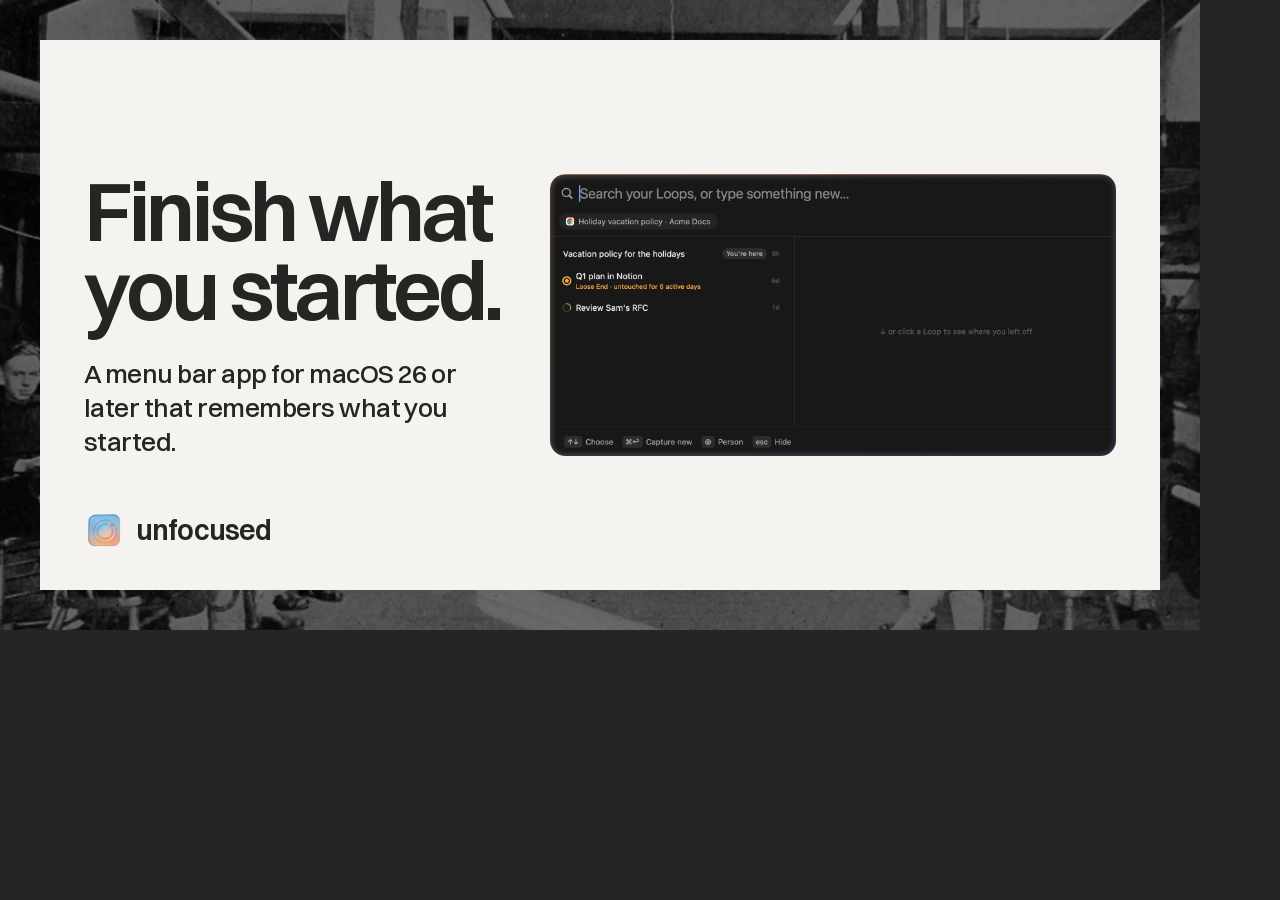
<file: site/og/og.html>
<!doctype html>
<!-- Source of public/og.png (1200×630). Re-render with: make site-og -->
<meta charset="utf-8">
<style>
  @font-face { font-family: "Switzer"; src: url("../public/fonts/switzer-600.woff2") format("woff2"); font-weight: 600; }
  @font-face { font-family: "Switzer"; src: url("../public/fonts/switzer-500.woff2") format("woff2"); font-weight: 500; }
  html, body { margin: 0; width: 1200px; height: 630px; overflow: hidden; }
  body { position: relative; background: #262523; font-family: "Switzer", sans-serif; color: #262523; }
  .room { position: absolute; inset: 0; width: 100%; height: 100%; object-fit: cover; filter: brightness(0.5) grayscale(0.2); }
  .card { position: absolute; inset: 40px; background: #f4f3f0; padding: 44px; display: grid; grid-template-columns: 430px 1fr; gap: 36px; align-items: center; }
  h1 { margin: 0; font-size: 84px; line-height: 0.95; letter-spacing: -0.045em; font-weight: 600; }
  p { margin: 28px 0 0; font-size: 26px; line-height: 1.3; letter-spacing: -0.02em; font-weight: 500; }
  .mark { position: absolute; left: 44px; bottom: 40px; display: flex; align-items: center; gap: 12px; font-size: 28px; font-weight: 600; letter-spacing: -0.03em; }
  .mark img { width: 40px; height: 40px; }
  .shot { width: 100%; border-radius: 2.74% / 5.49%; }
</style>
<img class="room" src="../public/img/knot-class-1919.webp" alt="">
<div class="card">
  <div>
    <h1>Finish what you started.</h1>
    <p>A menu bar app for macOS 26 or later that remembers what you started.</p>
  </div>
  <img class="shot" src="../public/img/panel.webp" alt="">
  <div class="mark"><img src="../public/img/app-icon.webp" alt="">unfocused</div>
</div>
</file>
<file: site/public/styles.css>
/* unfocused landing page. Direction: "The page is the object", a plate from an old knot manual.
   Paper on stone, charcoal ink, the app's own blue as the one accent. */

@font-face { font-family: "Switzer"; src: url("fonts/switzer-400.woff2") format("woff2"); font-weight: 400; font-display: swap; }
@font-face { font-family: "Switzer"; src: url("fonts/switzer-500.woff2") format("woff2"); font-weight: 500; font-display: swap; }
@font-face { font-family: "Switzer"; src: url("fonts/switzer-600.woff2") format("woff2"); font-weight: 600; font-display: swap; }

:root {
  --bg: #e9e6e1;          /* stone ground */
  --paper: #f4f3f0;       /* the printed sheets */
  --surface: #dcd7cf;     /* one step darker than the ground */
  --ink: #262523;
  --muted: #5e5953;
  --paper-ink: #f4f3f0;
  --accent: #2d5fb0;      /* the app icon's blue, deepened for white text */
  --accent-strong: #234d91;
  --accent-ink: #ffffff;
  --peach: #f2d3bc;       /* the icon's peach end */
  --sky: #cfddf2;         /* the icon's sky end */
  --loose: #c8681c;       /* Loose End orange, as in the app */
  --ui: #1c1c1e;          /* the app's dark panel */
  --ui-row: #2a2a2d;
  --ui-text: #f2f2f2;
  --ui-muted: #a1a1a6;

  --font: "Switzer", system-ui, -apple-system, sans-serif;

  --step-small: clamp(0.8125rem, 0.79rem + 0.1vw, 0.875rem);
  --step-body: clamp(1.0625rem, 1rem + 0.25vw, 1.1875rem);
  --step-lead: clamp(1.25rem, 1.1rem + 0.7vw, 1.625rem);
  --step-head: clamp(2.25rem, 1.3rem + 3.4vw, 4.5rem);
  --step-display: clamp(2.5rem, 0.6rem + 6.2vw, 6.25rem);

  --margin: clamp(1rem, 2.4vw, 2.5rem);
  --gutter: clamp(1rem, 2vw, 2rem);
  --section: clamp(7.5rem, 12vw, 13rem);
  --radius: 0px;

  --ease-out: cubic-bezier(0.22, 1, 0.36, 1);
  --ease-expo: cubic-bezier(0.16, 1, 0.3, 1);
  --ease-soft: cubic-bezier(0.33, 1, 0.68, 1);
  --t-press: 140ms;
  --t-hover: 180ms;
  --t-ui: 240ms;
}

/* ---------- reset ---------- */
*, *::before, *::after { box-sizing: border-box; }
html { -webkit-text-size-adjust: 100%; text-size-adjust: 100%; }
body { margin: 0; background: var(--bg); color: var(--ink); font-family: var(--font); font-size: var(--step-body); line-height: 1.5; letter-spacing: -0.005em; -webkit-font-smoothing: antialiased; }
h1, h2, h3, p, figure, ul { margin: 0; }
ul { padding: 0; list-style: none; }
img { display: block; max-width: 100%; height: auto; }
button, input { font: inherit; color: inherit; }
button { background: none; border: 0; padding: 0; cursor: pointer; }
a { color: inherit; }
:target { scroll-margin-top: 2rem; }
::selection { background: var(--accent); color: var(--accent-ink); }
:focus-visible { outline: 2px solid var(--accent); outline-offset: 3px; }
h1, h2, h3 { font-weight: 600; text-wrap: balance; }
p { max-width: 62ch; text-wrap: pretty; }
b, .strong { font-weight: 600; }
code { font-family: ui-monospace, "SF Mono", Menlo, monospace; font-size: inherit; background: var(--surface); padding: 0.1em 0.3em; }
.sr-only { position: absolute; width: 1px; height: 1px; overflow: hidden; clip-path: inset(50%); white-space: nowrap; }
.head { font-size: var(--step-head); line-height: 1; letter-spacing: -0.04em; }
.lead { font-size: var(--step-lead); line-height: 1.25; letter-spacing: -0.02em; }
.small { font-size: var(--step-small); line-height: 1.45; }

/* ---------- controls ---------- */
.button { display: inline-flex; align-items: center; justify-content: center; min-height: 3.25rem; padding: 0 1.5rem; background: var(--accent); color: var(--accent-ink); font-weight: 500; text-decoration: none; white-space: nowrap; transition: transform var(--t-press) var(--ease-out), background-color var(--t-hover) ease; }
.button:active { transform: scale(0.97); }
.button--paper { background: var(--paper); color: var(--ink); }
.link-plain { text-decoration: underline; text-underline-offset: 0.18em; text-decoration-thickness: 0.07em; transition: color var(--t-hover) ease; }
.wordmark { display: inline-flex; align-items: center; gap: 0.6rem; font-weight: 600; font-size: var(--step-lead); letter-spacing: -0.03em; text-decoration: none; }
.wordmark img { width: 2.25rem; height: 2.25rem; }
.wordmark--small { font-size: var(--step-body); }
.wordmark--small img { width: 1.75rem; height: 1.75rem; }
@media (hover: hover) and (pointer: fine) {
  .button:hover { background: var(--accent-strong); }
  .button--paper:hover { background: #ffffff; }
  .link-plain:hover { color: var(--accent); }
}

/* ---------- hero: the title card over a dim room ---------- */
.hero { position: relative; min-height: 100svh; display: grid; place-items: center; padding: clamp(1rem, 4vw, 3.5rem) var(--margin); overflow: hidden; background: var(--ink); }
.hero__room { position: absolute; inset: 0; width: 100%; height: 100%; object-fit: cover; filter: brightness(0.55) grayscale(0.2); }
.hero__card { position: relative; width: min(84rem, 100%); background: var(--paper); padding: clamp(1.25rem, 2.6vw, 2.75rem); display: grid; gap: clamp(1.75rem, 3.5vw, 3.5rem); }
.beta-badge { display: inline-block; flex: none; background: var(--ink); color: var(--paper-ink); font-size: var(--step-small); font-weight: 600; letter-spacing: 0.08em; text-transform: uppercase; line-height: 1; padding: 0.45rem 0.7rem; }
.beta-banner { max-width: none; display: flex; align-items: center; gap: 1rem; background: var(--peach); border-left: 6px solid var(--loose); padding: 0.9rem 1.25rem; font-size: var(--step-small); line-height: 1.4; font-weight: 500; }
.beta-banner .beta-badge { font-size: var(--step-body); padding: 0.55rem 0.9rem; }
.notice { max-width: none; background: var(--peach); border-left: 6px solid var(--loose); padding: 0.9rem 1.1rem; font-size: var(--step-small); line-height: 1.5; }
.notice .beta-badge { margin-right: 0.5rem; font-size: 0.75rem; padding: 0.35rem 0.55rem; vertical-align: 0.05em; }
.faq__item { break-inside: avoid; }
.faq__item p { margin-bottom: 0.6rem; }
.faq__text .notice { margin-bottom: 1.4rem; font-size: var(--step-small); }
.hero__title { font-size: var(--step-display); line-height: 0.95; letter-spacing: -0.045em; }
.hero__body { display: grid; grid-template-columns: 5fr 7fr; gap: var(--gutter); align-items: center; }
.hero__text { display: grid; gap: 2rem; align-content: start; }
.hero__facts { font-size: var(--step-lead); line-height: 1.3; letter-spacing: -0.02em; font-weight: 500; }
.hero__lede { font-size: var(--step-body); max-width: 34ch; }
.hero__plate img, .plate-frame img, .step__pic img { border-radius: 2.74% / 5.49%; }
.hero__plate img { width: 100%; }
.hero__foot { display: grid; grid-template-columns: 1fr auto 1fr; align-items: center; gap: var(--gutter); }
.hero__download { justify-self: end; }

/* ---------- showcase: the plate holds, the states pass ---------- */
.showcase { display: grid; grid-template-columns: 1fr 1fr; gap: var(--gutter); padding: var(--section) var(--margin) calc(var(--section) / 2); }
.showcase__intro { grid-column: 1 / -1; display: grid; grid-template-columns: minmax(0, 1fr) minmax(0, 1fr); gap: 2rem var(--gutter); margin-bottom: clamp(2.5rem, 6vw, 5rem); }
.showcase__title { grid-column: 1 / -1; max-width: 22ch; }
.showcase__intro p { grid-column: 2; }
.showcase__intro p { font-size: var(--step-lead); line-height: 1.35; letter-spacing: -0.015em; max-width: 34ch; padding-left: clamp(0rem, 3vw, 3rem); }
.showcase__plate { position: sticky; top: 6svh; align-self: start; aspect-ratio: 1; max-height: 88svh; background: var(--sky); display: grid; grid-template-rows: auto 1fr; padding: clamp(1.25rem, 2.4vw, 2.5rem); }
.tabs { display: flex; gap: 1.75rem; }
.tabs button { font-size: var(--step-lead); letter-spacing: -0.02em; color: var(--muted); padding: 0.25rem 0; transition: color var(--t-hover) ease, transform var(--t-press) var(--ease-out); }
.tabs button[aria-selected="true"] { color: var(--ink); font-weight: 600; }
.tabs button:active { transform: scale(0.97); }
.plate-frame { display: grid; place-items: center; }
.plate-frame img { width: 100%; transition: opacity 260ms ease; }
.plate-frame img.is-swapping { opacity: 0; }
.showcase__text { display: grid; align-content: start; padding-left: clamp(0rem, 3vw, 3rem); }
.step { min-height: 72svh; display: grid; align-content: center; gap: 1.25rem; max-width: 34rem; }
.step p { font-size: var(--step-body); }
.step__pic { display: none; }
.showcase__actions { display: grid; grid-template-columns: 1fr 1fr; gap: 0.5rem; margin-top: 2rem; }
.cell { min-height: 4.5rem; display: flex; align-items: center; padding: 0 1.5rem; background: var(--surface); text-decoration: none; font-weight: 500; transition: transform var(--t-press) var(--ease-out), background-color var(--t-hover) ease; }
.cell--ink { background: var(--ink); color: var(--paper-ink); }
.cell:active { transform: scale(0.98); }
@media (hover: hover) and (pointer: fine) {
  .tabs button:hover { color: var(--ink); }
  .cell:hover { background: var(--peach); }
  .cell--ink:hover { background: var(--accent); }
}

/* ---------- one Loop's week, printed on a slip ---------- */
.week { background: var(--ink); color: var(--paper-ink); padding: var(--section) var(--margin); display: grid; grid-template-columns: repeat(12, minmax(0, 1fr)); gap: var(--gutter); align-items: start; }
.week__intro { grid-column: 1 / 6; display: grid; gap: 1.75rem; }
.week__intro p { font-size: var(--step-lead); line-height: 1.35; max-width: 32ch; }
.week__intro p + p { margin-top: -0.5rem; }
.slip { grid-column: 7 / 12; max-width: 32rem; width: 100%; background: var(--paper); color: var(--ink); padding: 2.25rem 2.25rem 3.5rem; font-variant-numeric: tabular-nums;
  clip-path: polygon(0 0, 100% 0, 100.000% 100%, 98.333% calc(100% - 12px), 96.667% 100%, 95.000% calc(100% - 12px), 93.333% 100%, 91.667% calc(100% - 12px), 90.000% 100%, 88.333% calc(100% - 12px), 86.667% 100%, 85.000% calc(100% - 12px), 83.333% 100%, 81.667% calc(100% - 12px), 80.000% 100%, 78.333% calc(100% - 12px), 76.667% 100%, 75.000% calc(100% - 12px), 73.333% 100%, 71.667% calc(100% - 12px), 70.000% 100%, 68.333% calc(100% - 12px), 66.667% 100%, 65.000% calc(100% - 12px), 63.333% 100%, 61.667% calc(100% - 12px), 60.000% 100%, 58.333% calc(100% - 12px), 56.667% 100%, 55.000% calc(100% - 12px), 53.333% 100%, 51.667% calc(100% - 12px), 50.000% 100%, 48.333% calc(100% - 12px), 46.667% 100%, 45.000% calc(100% - 12px), 43.333% 100%, 41.667% calc(100% - 12px), 40.000% 100%, 38.333% calc(100% - 12px), 36.667% 100%, 35.000% calc(100% - 12px), 33.333% 100%, 31.667% calc(100% - 12px), 30.000% 100%, 28.333% calc(100% - 12px), 26.667% 100%, 25.000% calc(100% - 12px), 23.333% 100%, 21.667% calc(100% - 12px), 20.000% 100%, 18.333% calc(100% - 12px), 16.667% 100%, 15.000% calc(100% - 12px), 13.333% 100%, 11.667% calc(100% - 12px), 10.000% 100%, 8.333% calc(100% - 12px), 6.667% 100%, 5.000% calc(100% - 12px), 3.333% 100%, 1.667% calc(100% - 12px), 0.000% 100%); }
.slip h3 { font-size: var(--step-body); margin-top: 1.75rem; }
.slip h3:first-child { margin-top: 0; }
.slip li { display: flex; align-items: baseline; gap: 0.5rem; margin-top: 0.6rem; }
.slip li span:first-child { flex: 0 1 auto; }
.slip li::after { content: ""; order: 1; flex: 1 1 1.5rem; min-width: 1.5rem; border-bottom: 4px dotted var(--surface); transform: translateY(-0.2em); }
.slip li span:last-child { order: 2; flex: none; color: var(--muted); }
.slip__total { margin-top: 2rem; display: flex; justify-content: space-between; gap: 1rem; align-items: center; min-height: 2.75rem; padding: 0 1rem; margin-inline: -1rem; background: var(--ink); color: var(--paper-ink); font-weight: 500; max-width: none; }

/* ---------- what it keeps: stacking sheets ---------- */
.keeps { padding: calc(var(--section) * 0.75) 0 0; }
.keeps__title { padding: 0 var(--margin); margin-bottom: 3rem; }
.sheet { position: sticky; top: calc(var(--i) * 4.5rem); min-height: calc(100svh - 13.5rem); height: calc(100svh - 13.5rem); display: grid; grid-template-columns: repeat(12, minmax(0, 1fr)); grid-template-rows: 4.5rem 1fr; column-gap: var(--gutter); padding: 0 var(--margin); }
.sheet--sky { background: var(--sky); }
.sheet--peach { background: var(--peach); }
.sheet--stone { background: var(--surface); }
.sheet--ink { background: var(--ink); color: var(--paper-ink); }
.sheet__name { grid-column: 1 / 7; grid-row: 1; align-self: center; font-size: var(--step-lead); line-height: 1; letter-spacing: -0.03em; }
.sheet__text { grid-column: 1 / 6; grid-row: 2; align-self: start; padding-top: 1.5rem; font-size: var(--step-body); line-height: 1.5; max-width: 36ch; }
.sheet__keys { grid-column: 1 / 6; grid-row: 2; align-self: end; padding-bottom: clamp(2rem, 5vw, 4rem); display: grid; gap: 0.75rem; max-width: none; }
.sheet__keys span { display: flex; align-items: center; gap: 0.75rem; font-size: var(--step-body); font-weight: 500; line-height: 1.2; }
.sheet__keys b { font-weight: 600; min-width: 3.2em; }
kbd { display: inline-grid; place-items: center; min-width: 2.2em; height: 1.7em; padding: 0 0.4em; background: var(--paper); color: var(--ink); font-family: var(--font); font-size: inherit; font-weight: 600; }
.sheet--ink kbd { background: var(--paper); }
.sheet__pic { grid-column: 7 / 13; grid-row: 2; align-self: stretch; width: 100%; height: 100%; min-height: 0; object-fit: cover; object-position: left top; }
.sheet__pic--plate { object-position: 50% 30%; mix-blend-mode: multiply; }

/* ---------- the letter ---------- */
.letter-wrap { background: var(--surface); padding: var(--section) var(--margin); display: grid; justify-items: center; }
.letter { width: min(40rem, 100%); background: var(--paper); padding: clamp(1.5rem, 4vw, 3.75rem) clamp(1.5rem, 4vw, 3.75rem) 0; display: grid; gap: 1.25rem; font-size: var(--step-body); line-height: 1.55; }
.letter__icon { width: 2.75rem; height: 2.75rem; }
.letter h2 { margin-top: 0.5rem; }
.letter__sign { margin-top: 0.75rem; font-size: var(--step-lead); font-weight: 500; letter-spacing: -0.02em; display: grid; }
.letter__sign span { font-size: var(--step-small); color: var(--muted); font-weight: 400; letter-spacing: 0; }
.letter__stub { margin: 1.5rem calc(clamp(1.5rem, 4vw, 3.75rem) * -1) 0; padding: 1.5rem clamp(1.5rem, 4vw, 3.75rem); border-top: 5px dotted var(--surface); display: flex; justify-content: space-between; align-items: center; gap: 1rem; flex-wrap: wrap; }
.letter__stub p { font-weight: 500; }

/* ---------- questions ---------- */
.faq { padding: var(--section) var(--margin); display: grid; grid-template-columns: repeat(12, minmax(0, 1fr)); gap: var(--gutter); align-items: start; }
.faq .head { grid-column: 1 / 5; }
.faq__text { grid-column: 5 / 13; columns: 2; column-gap: 3.5rem; }
.faq__text p { break-inside: avoid; margin-bottom: 1.4rem; font-size: var(--step-body); line-height: 1.55; }
.faq__text b { font-weight: 600; }

/* ---------- the live thing: capture a Loop ---------- */
.capture { padding: calc(var(--section) / 2) var(--margin) var(--section); display: grid; grid-template-columns: repeat(12, minmax(0, 1fr)); gap: 3rem var(--gutter); }
.capture__sentence { grid-column: 1 / 13; display: grid; gap: 1.5rem; }
.capture__title { font-size: var(--step-display); font-weight: 600; line-height: 1.05; letter-spacing: -0.045em; display: flex; flex-wrap: wrap; align-items: baseline; gap: 0 0.25em; }
.capture__title h2 { font: inherit; letter-spacing: inherit; }
.capture__title input { width: 7.5em; min-width: 0; flex: 0 1 7.5em; height: 1.05em; padding: 0 0.15em; border: 0; background: var(--surface); font-weight: 600; letter-spacing: -0.04em; color: var(--ink); transition: background-color var(--t-hover) ease; }
.capture__title input::placeholder { color: var(--muted); }
.capture__title input:focus { outline: none; background: var(--sky); }
.capture__key { height: 1.05em; padding: 0 0.25em; background: var(--accent); color: var(--accent-ink); font-weight: 600; letter-spacing: -0.02em; transition: transform var(--t-press) var(--ease-out), background-color var(--t-hover) ease; }
.capture__key:active { transform: scale(0.96); }
.capture__hint { font-size: var(--step-body); color: var(--muted); }
.capture__hint.is-nudge { color: var(--ink); }
.mini { grid-column: 1 / 13; display: grid; grid-template-columns: repeat(12, minmax(0, 1fr)); gap: var(--gutter); align-items: end; }
.mini__list { grid-column: 1 / 8; background: var(--ui); color: var(--ui-text); padding: 0.75rem; border-radius: 18px; }
.mini__row { display: grid; grid-template-columns: 1.5rem 1fr auto; align-items: center; gap: 0.75rem; padding: 0.7rem 0.75rem; border-radius: 10px; }
.mini__row:first-child.is-new { background: var(--ui-row); }
.mini__title { display: grid; }
.mini__title small { font-size: var(--step-small); color: #ff9f0a; }
.mini__age { color: var(--ui-muted); font-variant-numeric: tabular-nums; font-size: var(--step-small); }
.ring { position: relative; width: 1.1rem; height: 1.1rem; border-radius: 50%; border: 2px solid transparent; }
.ring--loose { border-color: #ff9f0a; }
.ring--loose::after { content: ""; position: absolute; inset: 3px; border-radius: 50%; background: #ff9f0a; }
.ring--new { border-color: #6ba3f5; }
.mini__note { grid-column: 9 / 13; font-size: var(--step-lead); line-height: 1.3; letter-spacing: -0.02em; font-weight: 500; }
.mini__row.is-new { animation: row-in 420ms var(--ease-out); }
@keyframes row-in { from { opacity: 0; transform: translateY(-8px); } }

/* ---------- install: the ticket ---------- */
.install { background: var(--ink); color: var(--paper-ink); padding: var(--section) var(--margin); display: grid; grid-template-columns: repeat(12, minmax(0, 1fr)); gap: 3rem var(--gutter); }
.install .head { grid-column: 1 / 4; }
.ticket { grid-column: 4 / 13; min-width: 0; display: grid; grid-template-columns: minmax(0, 1fr) 17rem; background: var(--paper); color: var(--ink); position: relative; }
.ticket__main { min-width: 0; grid-template-columns: minmax(0, 1fr); padding: clamp(1.5rem, 3vw, 2.75rem); display: grid; gap: 1.25rem; align-content: start; }
.ticket__stub { padding: clamp(1.5rem, 3vw, 2.75rem); border-left: 5px dotted var(--surface); display: grid; gap: 1rem; align-content: space-between; position: relative; }
.ticket__stub::before, .ticket__stub::after { content: ""; position: absolute; left: -1.1rem; width: 1.75rem; height: 1.75rem; border-radius: 50%; background: var(--ink); }
.ticket__stub::before { top: -0.875rem; }
.ticket__stub::after { bottom: -0.875rem; }
.ticket__req { font-size: var(--step-lead); line-height: 1.3; font-weight: 500; letter-spacing: -0.02em; }
.ticket__then { font-size: var(--step-body); }
.cmd { position: relative; background: var(--ui); color: var(--ui-text); }
.cmd pre { margin: 0; padding: 1.25rem 6rem 1.25rem 1.25rem; overflow-x: auto; font-size: var(--step-small); line-height: 1.7; }
.cmd code { background: none; padding: 0; font-size: inherit; }
.copy { position: absolute; top: 0.75rem; right: 0.75rem; min-height: 2.5rem; padding: 0 1rem; background: var(--paper); color: var(--ink); font-weight: 500; font-size: var(--step-small); transition: transform var(--t-press) var(--ease-out), background-color var(--t-hover) ease; }
.copy:active { transform: scale(0.96); }
@media (hover: hover) and (pointer: fine) {
  .copy:hover { background: var(--sky); }
  .capture__key:hover { background: var(--accent-strong); }
}

/* ---------- footer: the back of the object ---------- */
.foot { display: grid; grid-template-columns: 1fr 1fr; min-height: 80svh; background: var(--surface); }
.foot__pic { overflow: hidden; background: var(--paper); }
.foot__pic img { width: 100%; height: 100%; object-fit: cover; object-position: 20% 8%; transform: scale(1.5); transform-origin: 20% 8%; mix-blend-mode: multiply; }
.foot__side { padding: 5rem var(--margin) 2.5rem clamp(2rem, 8vw, 8rem); display: grid; align-content: space-between; gap: 3rem; }
.foot__menu { display: grid; gap: 1.25rem; justify-items: start; }
.foot__menu a { font-size: var(--step-head); font-weight: 600; letter-spacing: -0.035em; line-height: 1; text-decoration: none; transition: transform var(--t-ui) var(--ease-out), color var(--t-hover) ease; }
.foot__blocks { display: grid; grid-template-columns: 1fr 1fr; gap: var(--gutter); font-size: var(--step-small); }
.foot__credits { color: var(--muted); }
.foot__legal { font-size: var(--step-small); color: var(--muted); }
@media (hover: hover) and (pointer: fine) {
  .foot__menu:hover a { color: var(--muted); }
  .foot__menu a:hover { color: var(--ink); transform: translateX(12px); }
}

/* ---------- phone and tablet ---------- */
@media (max-width: 60rem) {
  .hero__body { grid-template-columns: 1fr; }
  .hero__plate { order: -1; }
  .showcase { grid-template-columns: 1fr; padding-top: var(--section); }
  .showcase__plate { display: none; }
  .showcase__text { padding-left: 0; }
  .showcase__intro { grid-template-columns: 1fr; }
  .showcase__intro p { grid-column: 1; padding-left: 0; }
  .step { min-height: 0; margin-top: 4rem; }
  .step__pic { display: block; background: var(--sky); padding: 1rem; }
  .week__intro, .slip { grid-column: 1 / -1; }
  .slip { justify-self: start; }
  .faq .head, .faq__text { grid-column: 1 / -1; }
  .faq__text { columns: 1; }
  .mini__list, .mini__note { grid-column: 1 / -1; }
  .install .head, .ticket { grid-column: 1 / -1; }
  .ticket { grid-template-columns: minmax(0, 1fr); }
  .ticket__stub { border-left: 0; border-top: 5px dotted var(--surface); }
  .ticket__stub::before { top: -0.95rem; left: -0.875rem; }
  .ticket__stub::after { top: -0.95rem; bottom: auto; left: auto; right: -0.875rem; }
  .foot { grid-template-columns: 1fr; }
  .foot__pic { height: 50svh; }
  .foot__side { padding: 3rem var(--margin) 2rem; }
}
@media (max-width: 40rem) {
  .beta-banner { flex-direction: column; align-items: flex-start; gap: 0.6rem; }
  .hero { padding: 0.75rem 0.75rem; }
  .hero__foot { grid-template-columns: 1fr; justify-items: start; }
  .hero__foot .button { width: 100%; }
  .hero__download { justify-self: start; }
  .showcase__actions { grid-template-columns: 1fr; }
  .sheet { position: static; grid-template-rows: 4rem auto auto auto; min-height: 0; height: auto; }
  .cell:not(.cell--ink) { background: none; min-height: 3rem; padding: 0; text-decoration: underline; text-underline-offset: 0.18em; }
  .sheet__name { grid-column: 1 / -1; }
  .sheet__pic { grid-column: 1 / -1; grid-row: 2; height: auto; aspect-ratio: 4 / 3; }
  .sheet__text { grid-column: 1 / -1; grid-row: 3; padding: 1.25rem 0 1.25rem; }
  .sheet__keys { grid-column: 1 / -1; grid-row: 4; padding-bottom: 2.5rem; }
  .capture__title input { flex-basis: 100%; width: 100%; order: 2; }
  .capture__title h2 { order: 1; }
  .capture__key { order: 3; margin-top: 0.15em; }
  .letter__stub .button { width: 100%; }
  .foot__blocks { grid-template-columns: 1fr; }
  .cmd pre { padding-right: 1.25rem; padding-top: 3.75rem; }
}

/* ---------- motion ---------- */
@media (prefers-reduced-motion: no-preference) {
  .js [data-rise] { opacity: 0; transform: translateY(20px); animation: rise 900ms var(--ease-expo) forwards; animation-delay: calc(var(--i, 0) * 90ms + 150ms); }
  .js [data-reveal] { opacity: 0; transform: translateY(24px); transition: opacity 700ms var(--ease-out), transform 900ms var(--ease-expo); }
  .js [data-reveal].is-in { opacity: 1; transform: none; }
  .js .step > * { opacity: 0; transform: translateY(20px); transition: opacity 700ms var(--ease-out), transform 900ms var(--ease-expo); }
  .js .step.is-in > * { opacity: 1; transform: none; }
  .js .step.is-in > :nth-child(2) { transition-delay: 80ms; }
  .js .step.is-in > :nth-child(3) { transition-delay: 160ms; }
  .js .sheet > * { opacity: 0; transform: translateY(24px); transition: opacity 700ms var(--ease-out), transform 900ms var(--ease-expo); }
  .js .sheet.is-in > * { opacity: 1; transform: none; }
  .js .sheet.is-in > :nth-child(2) { transition-delay: 80ms; }
  .js .sheet.is-in > :nth-child(3) { transition-delay: 160ms; }
  .js .sheet.is-in > :nth-child(4) { transition-delay: 240ms; }
  .js .slip li { opacity: 0; transform: translateX(-10px); transition: opacity 500ms var(--ease-out), transform 600ms var(--ease-out); transition-delay: calc(var(--n, 0) * 45ms + 100ms); }
  .js .slip.is-in li { opacity: 1; transform: none; }
  .hero__room { animation: drift 24s var(--ease-soft) both; }
  @keyframes drift { from { transform: scale(1.08); } to { transform: scale(1); } }
}
@keyframes rise { to { opacity: 1; transform: none; } }

/* stagger and stacking order, set without inline styles (the CSP allows none) */
[data-i="1"] { --i: 1; }
[data-i="2"] { --i: 2; }
[data-i="3"] { --i: 3; }
</file>
